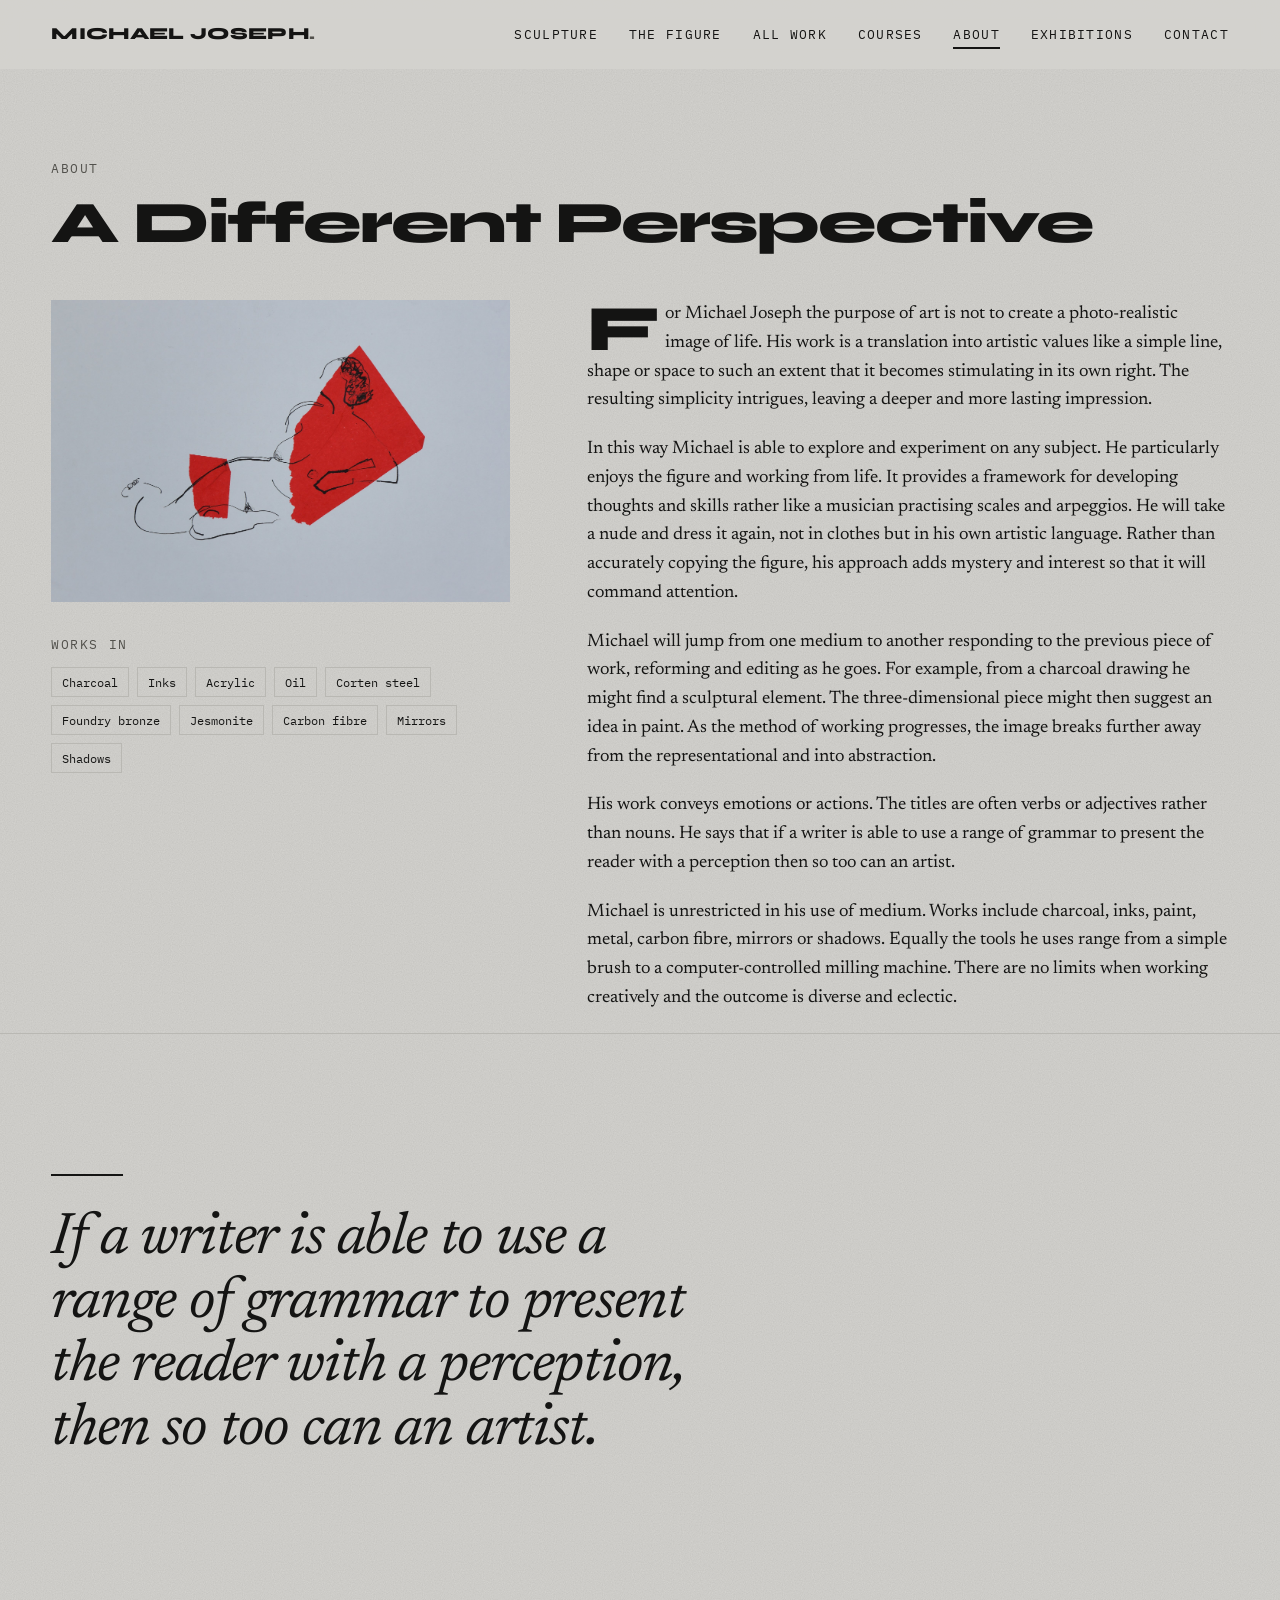
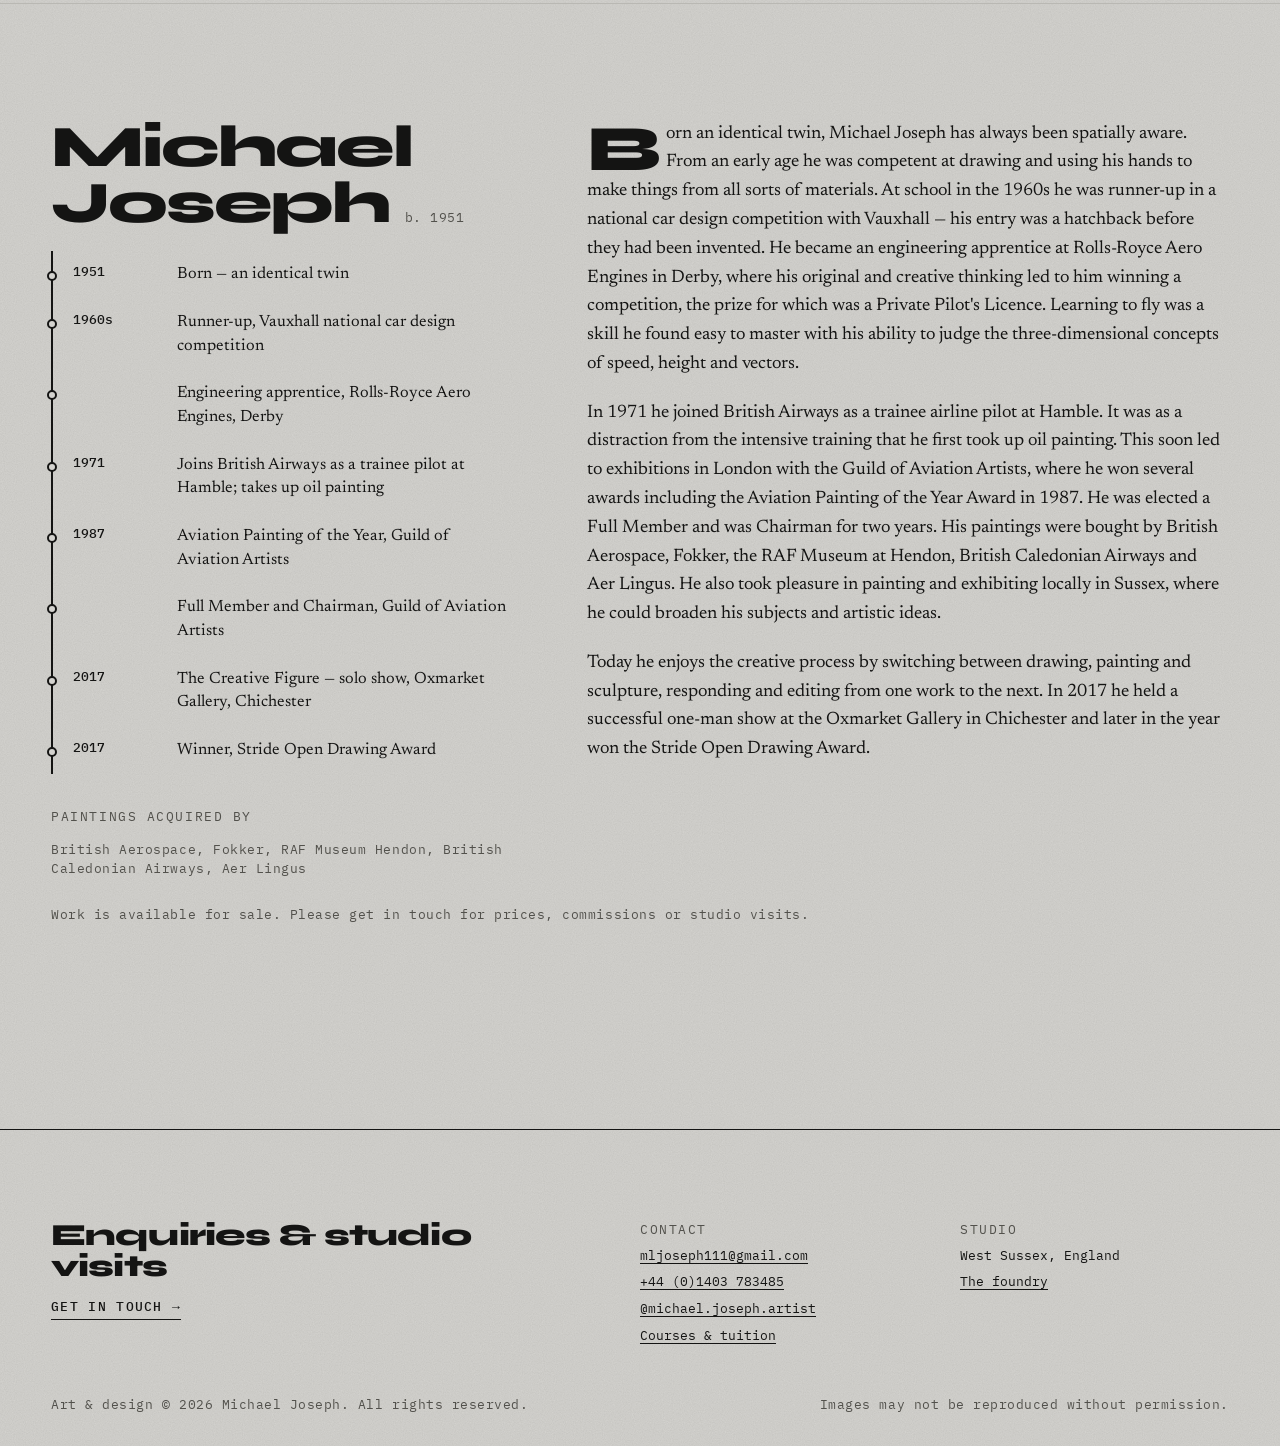
<file: about.html>
<!doctype html>
<html lang="en-GB" data-root="">
<head>
  <meta charset="utf-8">
  <meta name="viewport" content="width=device-width, initial-scale=1, viewport-fit=cover">
  <meta http-equiv="Content-Security-Policy" content="default-src 'self'; script-src 'self' https://www.instagram.com https://web3forms.com https://js.hcaptcha.com https://*.hcaptcha.com; style-src 'self' https://*.hcaptcha.com; img-src 'self' https://static.wixstatic.com https://i.ytimg.com https://*.cdninstagram.com https://*.fbcdn.net https://www.instagram.com data:; font-src 'self'; media-src 'self'; connect-src 'self' https://api.web3forms.com https://*.hcaptcha.com https://www.instagram.com; form-action 'self' mailto: https://api.web3forms.com; frame-src https://www.youtube-nocookie.com https://www.instagram.com https://*.hcaptcha.com; base-uri 'none'; object-src 'none'; manifest-src 'self'; upgrade-insecure-requests">
  <meta name="referrer" content="strict-origin-when-cross-origin">
  <title>About Michael Joseph — Sculptor, Painter &amp; Former BA Pilot, West Sussex</title>
  <meta name="description" content="Michael Joseph (b. 1951): Rolls-Royce engineering apprentice, British Airways pilot, award-winning aviation painter, and now a sculptor casting his own bronze. His approach to art: a different perspective.">
  <link rel="canonical" href="https://www.mjartist.com/about.html">
  <meta property="og:type" content="website">
  <meta property="og:site_name" content="Michael Joseph">
  <meta property="og:locale" content="en_GB">
  <meta property="og:title" content="About Michael Joseph — Sculptor, Painter &amp; Former BA Pilot, West Sussex">
  <meta property="og:description" content="Michael Joseph (b. 1951): Rolls-Royce engineering apprentice, British Airways pilot, award-winning aviation painter, and now a sculptor casting his own bronze. His approach to art: a different perspective.">
  <meta property="og:url" content="https://www.mjartist.com/about.html">
  <meta property="og:image" content="https://www.mjartist.com/images/about-image.jpg">
  <meta name="twitter:card" content="summary_large_image">
  <meta name="theme-color" content="#d4d3cf">
  <link rel="icon" href="favicon.ico?v=6" sizes="48x48">
  <link rel="icon" href="assets/favicon.svg?v=6" type="image/svg+xml">
  <link rel="apple-touch-icon" href="assets/apple-touch-icon.png?v=6">
  <link rel="manifest" href="site.webmanifest">
  <link rel="preload" href="assets/fonts/syne-latin-800-normal.woff2" as="font" type="font/woff2" crossorigin>
  <link rel="stylesheet" href="assets/css/style.css">
  <script src="assets/js/site.js" defer></script>
  <script type="application/ld+json">{"@context": "https://schema.org", "@graph": [{"@type": "Person", "@id": "https://www.mjartist.com/#michael", "name": "Michael Joseph", "url": "https://www.mjartist.com/", "jobTitle": "Sculptor and artist", "birthDate": "1951", "description": "British artist working in drawing, painting and sculpture — Corten and welded steel, and bronze cast in his own foundry.", "homeLocation": {"@type": "Place", "name": "West Sussex, England"}, "knowsAbout": ["Sculpture", "Bronze casting", "Corten steel", "Figurative drawing", "Painting"], "award": ["Aviation Painting of the Year, Guild of Aviation Artists (1987)", "Stride Open Drawing Award (2017)"], "sameAs": ["https://www.instagram.com/michael.joseph.artist/", "https://www.artjunction.uk/learn-to-unlock-creativity-with-michael-joseph/"]}, {"@type": "WebSite", "@id": "https://www.mjartist.com/#site", "url": "https://www.mjartist.com/", "name": "Michael Joseph", "publisher": {"@id": "https://www.mjartist.com/#michael"}}]}</script>
</head>
<body data-page="about">
  <a class="skip" href="#main">Skip to content</a>
  <header class="site-header">
    <div class="wrap">
      <a class="wordmark" href="./">Michael Joseph<span>.</span></a>
      <button class="menu-btn" type="button" aria-expanded="false" aria-controls="nav">Menu</button>
      <nav class="nav" id="nav" aria-label="Main">
        <a href="sculpture.html">Sculpture</a>
        <a href="figure.html">The Figure</a>
        <a href="work.html">All work</a>
        <a href="courses.html">Courses</a>
        <a href="about.html">About</a>
        <a href="exhibitions.html">Exhibitions</a>
        <a href="contact.html">Contact</a>
      </nav>
    </div>
  </header>

  <main id="main">
    <div class="wrap">
      <header class="page-head">
        <p class="eyebrow">About</p>
        <h1 class="page-title" id="statement-title">A Different Perspective</h1>
      </header>
      <div class="two-col">
        <div class="side">
          <figure class="work" id="about-figure"><img src="images/about-image.jpg" alt="Work by Michael Joseph" loading="eager"></figure>
          <div>
            <p class="eyebrow">Works in</p>
            <ul class="materials" id="materials"><li>Charcoal</li><li>Inks</li><li>Acrylic</li><li>Oil</li><li>Corten steel</li><li>Foundry bronze</li><li>Jesmonite</li><li>Carbon fibre</li><li>Mirrors</li><li>Shadows</li></ul>
          </div>
        </div>
        <div class="prose" id="statement">
          <p>For Michael Joseph the purpose of art is not to create a photo-realistic image of life. His work is a translation into artistic values like a simple line, shape or space to such an extent that it becomes stimulating in its own right. The resulting simplicity intrigues, leaving a deeper and more lasting impression.</p>
          <p>In this way Michael is able to explore and experiment on any subject. He particularly enjoys the figure and working from life. It provides a framework for developing thoughts and skills rather like a musician practising scales and arpeggios. He will take a nude and dress it again, not in clothes but in his own artistic language. Rather than accurately copying the figure, his approach adds mystery and interest so that it will command attention.</p>
          <p>Michael will jump from one medium to another responding to the previous piece of work, reforming and editing as he goes. For example, from a charcoal drawing he might find a sculptural element. The three-dimensional piece might then suggest an idea in paint. As the method of working progresses, the image breaks further away from the representational and into abstraction.</p>
          <p>His work conveys emotions or actions. The titles are often verbs or adjectives rather than nouns. He says that if a writer is able to use a range of grammar to present the reader with a perception then so too can an artist.</p>
          <p>Michael is unrestricted in his use of medium. Works include charcoal, inks, paint, metal, carbon fibre, mirrors or shadows. Equally the tools he uses range from a simple brush to a computer-controlled milling machine. There are no limits when working creatively and the outcome is diverse and eclectic.</p>
        </div>
      </div>
    </div>

    <section class="quote">
      <div class="wrap"><blockquote id="pull">If a writer is able to use a range of grammar to present the reader with a perception, then so too can an artist.</blockquote></div>
    </section>

    <section class="section" aria-labelledby="bio-h">
      <div class="wrap">
        <div class="two-col">
          <div class="side">
            <h2 class="page-title" id="bio-h">Michael Joseph <span class="label">b. 1951</span></h2>
            <ol class="timeline" id="timeline"><li><span class="y">1951</span><span class="x">Born — an identical twin</span></li><li><span class="y">1960s</span><span class="x">Runner-up, Vauxhall national car design competition</span></li><li><span class="y"></span><span class="x">Engineering apprentice, Rolls-Royce Aero Engines, Derby</span></li><li><span class="y">1971</span><span class="x">Joins British Airways as a trainee pilot at Hamble; takes up oil painting</span></li><li><span class="y">1987</span><span class="x">Aviation Painting of the Year, Guild of Aviation Artists</span></li><li><span class="y"></span><span class="x">Full Member and Chairman, Guild of Aviation Artists</span></li><li><span class="y">2017</span><span class="x">The Creative Figure — solo show, Oxmarket Gallery, Chichester</span></li><li><span class="y">2017</span><span class="x">Winner, Stride Open Drawing Award</span></li></ol>
            <div>
              <p class="eyebrow">Paintings acquired by</p>
              <p class="label" id="collections">British Aerospace, Fokker, RAF Museum Hendon, British Caledonian Airways, Aer Lingus</p>
            </div>
          </div>
          <div class="prose" id="biography">
          <p>Born an identical twin, Michael Joseph has always been spatially aware. From an early age he was competent at drawing and using his hands to make things from all sorts of materials. At school in the 1960s he was runner-up in a national car design competition with Vauxhall — his entry was a hatchback before they had been invented. He became an engineering apprentice at Rolls-Royce Aero Engines in Derby, where his original and creative thinking led to him winning a competition, the prize for which was a Private Pilot&#x27;s Licence. Learning to fly was a skill he found easy to master with his ability to judge the three-dimensional concepts of speed, height and vectors.</p>
          <p>In 1971 he joined British Airways as a trainee airline pilot at Hamble. It was as a distraction from the intensive training that he first took up oil painting. This soon led to exhibitions in London with the Guild of Aviation Artists, where he won several awards including the Aviation Painting of the Year Award in 1987. He was elected a Full Member and was Chairman for two years. His paintings were bought by British Aerospace, Fokker, the RAF Museum at Hendon, British Caledonian Airways and Aer Lingus. He also took pleasure in painting and exhibiting locally in Sussex, where he could broaden his subjects and artistic ideas.</p>
          <p>Today he enjoys the creative process by switching between drawing, painting and sculpture, responding and editing from one work to the next. In 2017 he held a successful one-man show at the Oxmarket Gallery in Chichester and later in the year won the Stride Open Drawing Award.</p>
          </div>
        </div>
        <p class="label" id="sales-note">Work is available for sale. Please get in touch for prices, commissions or studio visits.</p>
      </div>
    </section>
  </main>

  <footer class="site-footer">
    <div class="wrap">
      <div class="footer-grid">
        <div>
          <h2>Enquiries &amp; studio visits</h2>
          <p><a class="arrow-link" href="contact.html">Get in touch</a></p>
        </div>
        <div class="col">
          <span class="eyebrow">Contact</span>
          <a data-email href="mailto:mljoseph111@gmail.com">mljoseph111@gmail.com</a>
          <a data-phone href="contact.html">+44 (0)1403 783485</a>
          <a data-instagram data-instagram-handle href="https://www.instagram.com/michael.joseph.artist/" target="_blank" rel="noopener noreferrer">@michael.joseph.artist</a>
          <a href="courses.html">Courses &amp; tuition</a>
        </div>
        <div class="col">
          <span class="eyebrow">Studio</span>
          <span data-location>West Sussex, England</span>
          <a href="sculpture.html#foundry">The foundry</a>
        </div>
      </div>
      <div class="footer-base label">
        <span>Art &amp; design &copy; <span data-year>2026</span> Michael Joseph. All rights reserved.</span>
        <span>Images may not be reproduced without permission.</span>
      </div>
    </div>
  </footer>
</body>
</html>
</file>
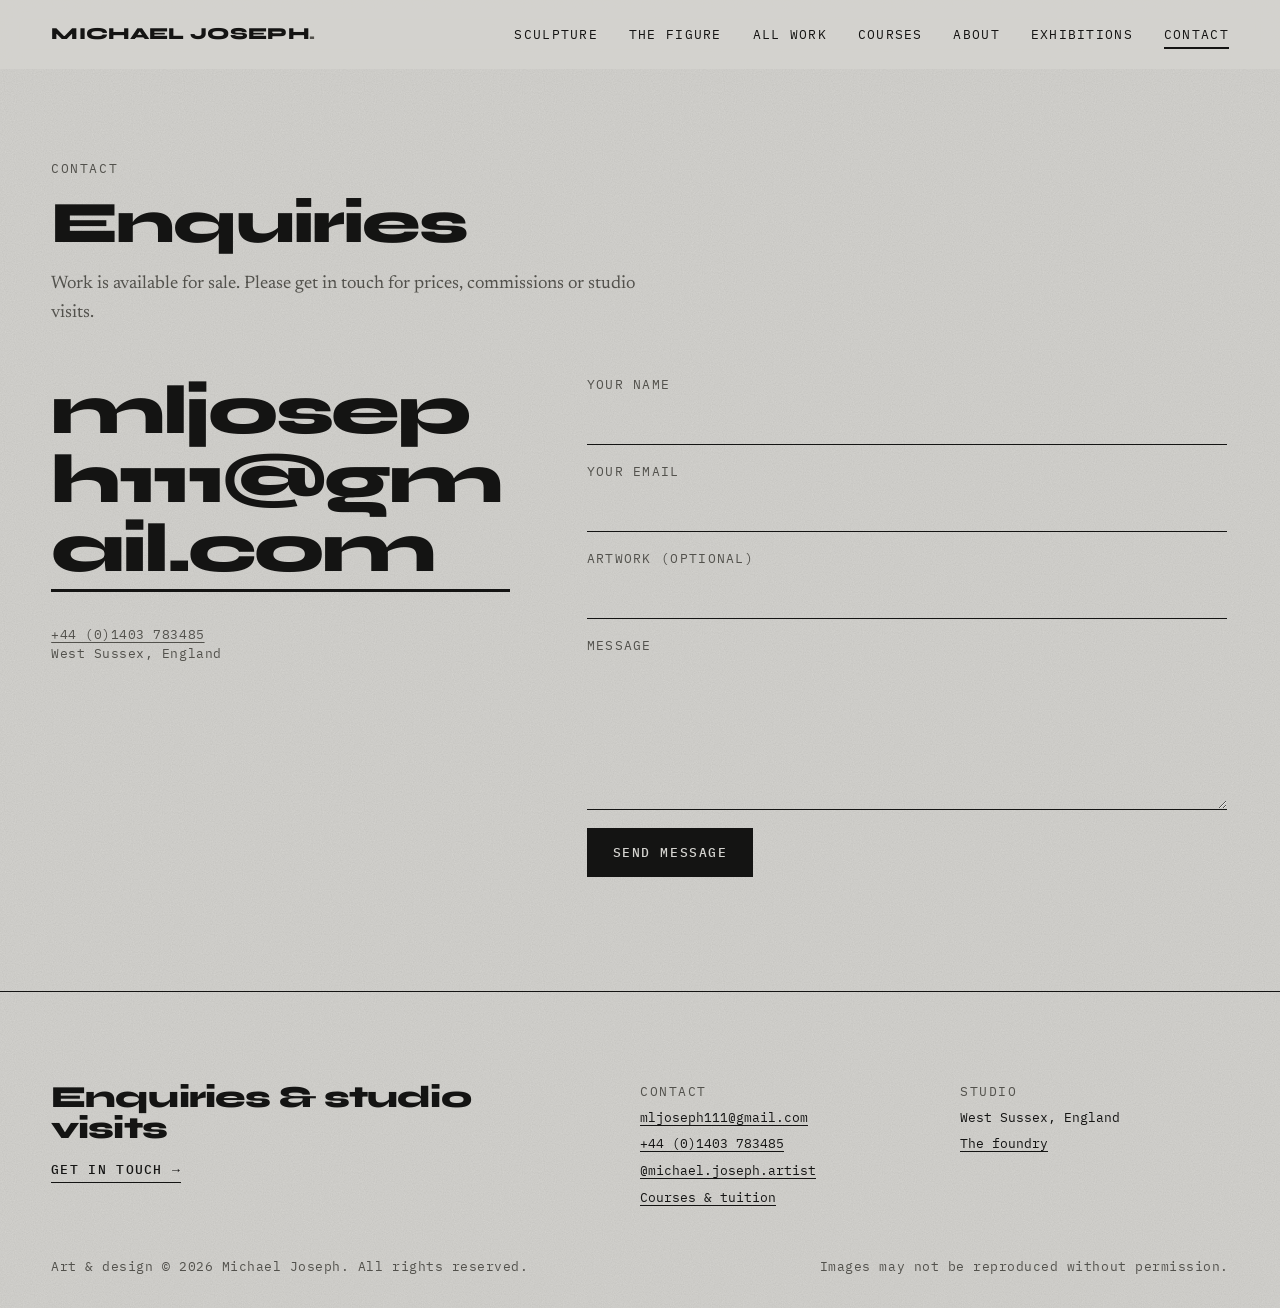
<file: contact.html>
<!doctype html>
<html lang="en-GB" data-root="">
<head>
  <meta charset="utf-8">
  <meta name="viewport" content="width=device-width, initial-scale=1, viewport-fit=cover">
  <meta http-equiv="Content-Security-Policy" content="default-src 'self'; script-src 'self' https://www.instagram.com https://web3forms.com https://js.hcaptcha.com https://*.hcaptcha.com; style-src 'self' https://*.hcaptcha.com; img-src 'self' https://static.wixstatic.com https://i.ytimg.com https://*.cdninstagram.com https://*.fbcdn.net https://www.instagram.com data:; font-src 'self'; media-src 'self'; connect-src 'self' https://api.web3forms.com https://*.hcaptcha.com https://www.instagram.com; form-action 'self' mailto: https://api.web3forms.com; frame-src https://www.youtube-nocookie.com https://www.instagram.com https://*.hcaptcha.com; base-uri 'none'; object-src 'none'; manifest-src 'self'; upgrade-insecure-requests">
  <meta name="referrer" content="strict-origin-when-cross-origin">
  <title>Contact &amp; Enquiries — Buy Work or Commission | Michael Joseph</title>
  <meta name="description" content="Enquire about buying work, commissioning a sculpture, or visiting Michael Joseph&#x27;s studio in West Sussex.">
  <link rel="canonical" href="https://www.mjartist.com/contact.html">
  <meta property="og:type" content="website">
  <meta property="og:site_name" content="Michael Joseph">
  <meta property="og:locale" content="en_GB">
  <meta property="og:title" content="Contact &amp; Enquiries — Buy Work or Commission | Michael Joseph">
  <meta property="og:description" content="Enquire about buying work, commissioning a sculpture, or visiting Michael Joseph&#x27;s studio in West Sussex.">
  <meta property="og:url" content="https://www.mjartist.com/contact.html">
  <meta property="og:image" content="https://www.mjartist.com/images/stroke-of-red.jpg">
  <meta name="twitter:card" content="summary_large_image">
  <meta name="theme-color" content="#d4d3cf">
  <link rel="icon" href="favicon.ico?v=6" sizes="48x48">
  <link rel="icon" href="assets/favicon.svg?v=6" type="image/svg+xml">
  <link rel="apple-touch-icon" href="assets/apple-touch-icon.png?v=6">
  <link rel="manifest" href="site.webmanifest">
  <link rel="preload" href="assets/fonts/syne-latin-800-normal.woff2" as="font" type="font/woff2" crossorigin>
  <link rel="stylesheet" href="assets/css/style.css">
  <script src="assets/js/site.js" defer></script>
  <script type="application/ld+json">{"@context": "https://schema.org", "@graph": [{"@type": "Person", "@id": "https://www.mjartist.com/#michael", "name": "Michael Joseph", "url": "https://www.mjartist.com/", "jobTitle": "Sculptor and artist", "birthDate": "1951", "description": "British artist working in drawing, painting and sculpture — Corten and welded steel, and bronze cast in his own foundry.", "homeLocation": {"@type": "Place", "name": "West Sussex, England"}, "knowsAbout": ["Sculpture", "Bronze casting", "Corten steel", "Figurative drawing", "Painting"], "award": ["Aviation Painting of the Year, Guild of Aviation Artists (1987)", "Stride Open Drawing Award (2017)"], "sameAs": ["https://www.instagram.com/michael.joseph.artist/", "https://www.artjunction.uk/learn-to-unlock-creativity-with-michael-joseph/"]}, {"@type": "WebSite", "@id": "https://www.mjartist.com/#site", "url": "https://www.mjartist.com/", "name": "Michael Joseph", "publisher": {"@id": "https://www.mjartist.com/#michael"}}]}</script>
</head>
<body data-page="contact">
  <a class="skip" href="#main">Skip to content</a>
  <header class="site-header">
    <div class="wrap">
      <a class="wordmark" href="./">Michael Joseph<span>.</span></a>
      <button class="menu-btn" type="button" aria-expanded="false" aria-controls="nav">Menu</button>
      <nav class="nav" id="nav" aria-label="Main">
        <a href="sculpture.html">Sculpture</a>
        <a href="figure.html">The Figure</a>
        <a href="work.html">All work</a>
        <a href="courses.html">Courses</a>
        <a href="about.html">About</a>
        <a href="exhibitions.html">Exhibitions</a>
        <a href="contact.html">Contact</a>
      </nav>
    </div>
  </header>

  <main id="main">
    <div class="wrap">
      <header class="page-head">
        <p class="eyebrow">Contact</p>
        <h1 class="page-title">Enquiries</h1>
        <p id="sales-note">Work is available for sale. Please get in touch for prices, commissions or studio visits.</p>
      </header>
      <div class="two-col">
        <div class="side">
          <a class="contact-big" data-email href="mailto:mljoseph111@gmail.com">mljoseph111@gmail.com</a>
          <p class="label"><a data-phone href="#">+44 (0)1403 783485</a><br><span data-location>West Sussex, England</span></p>
        </div>
        <form class="form" id="enquiry" novalidate>
          <div class="field"><label for="f-name">Your name</label><input id="f-name" name="name" autocomplete="name" required maxlength="100"></div>
          <div class="field"><label for="f-email">Your email</label><input id="f-email" name="email" type="email" autocomplete="email" required maxlength="160"></div>
          <div class="field"><label for="f-work">Artwork (optional)</label><input id="f-work" name="work" maxlength="120"></div>
          <div class="field"><label for="f-msg">Message</label><textarea id="f-msg" name="message" required maxlength="4000"></textarea></div>
          <div class="hp" aria-hidden="true"><label for="f-bc">Leave this empty</label><input id="f-bc" type="checkbox" name="botcheck" tabindex="-1" autocomplete="off"><label for="f-web">Website</label><input id="f-web" name="website" tabindex="-1" autocomplete="off"></div>
          
          <button class="btn" type="submit">Send message</button>
          <p class="form-status" id="form-status" role="status" aria-live="polite"></p>
        </form>
      </div>
    </div>
  </main>

  <footer class="site-footer">
    <div class="wrap">
      <div class="footer-grid">
        <div>
          <h2>Enquiries &amp; studio visits</h2>
          <p><a class="arrow-link" href="contact.html">Get in touch</a></p>
        </div>
        <div class="col">
          <span class="eyebrow">Contact</span>
          <a data-email href="mailto:mljoseph111@gmail.com">mljoseph111@gmail.com</a>
          <a data-phone href="contact.html">+44 (0)1403 783485</a>
          <a data-instagram data-instagram-handle href="https://www.instagram.com/michael.joseph.artist/" target="_blank" rel="noopener noreferrer">@michael.joseph.artist</a>
          <a href="courses.html">Courses &amp; tuition</a>
        </div>
        <div class="col">
          <span class="eyebrow">Studio</span>
          <span data-location>West Sussex, England</span>
          <a href="sculpture.html#foundry">The foundry</a>
        </div>
      </div>
      <div class="footer-base label">
        <span>Art &amp; design &copy; <span data-year>2026</span> Michael Joseph. All rights reserved.</span>
        <span>Images may not be reproduced without permission.</span>
      </div>
    </div>
  </footer>
</body>
</html>
</file>
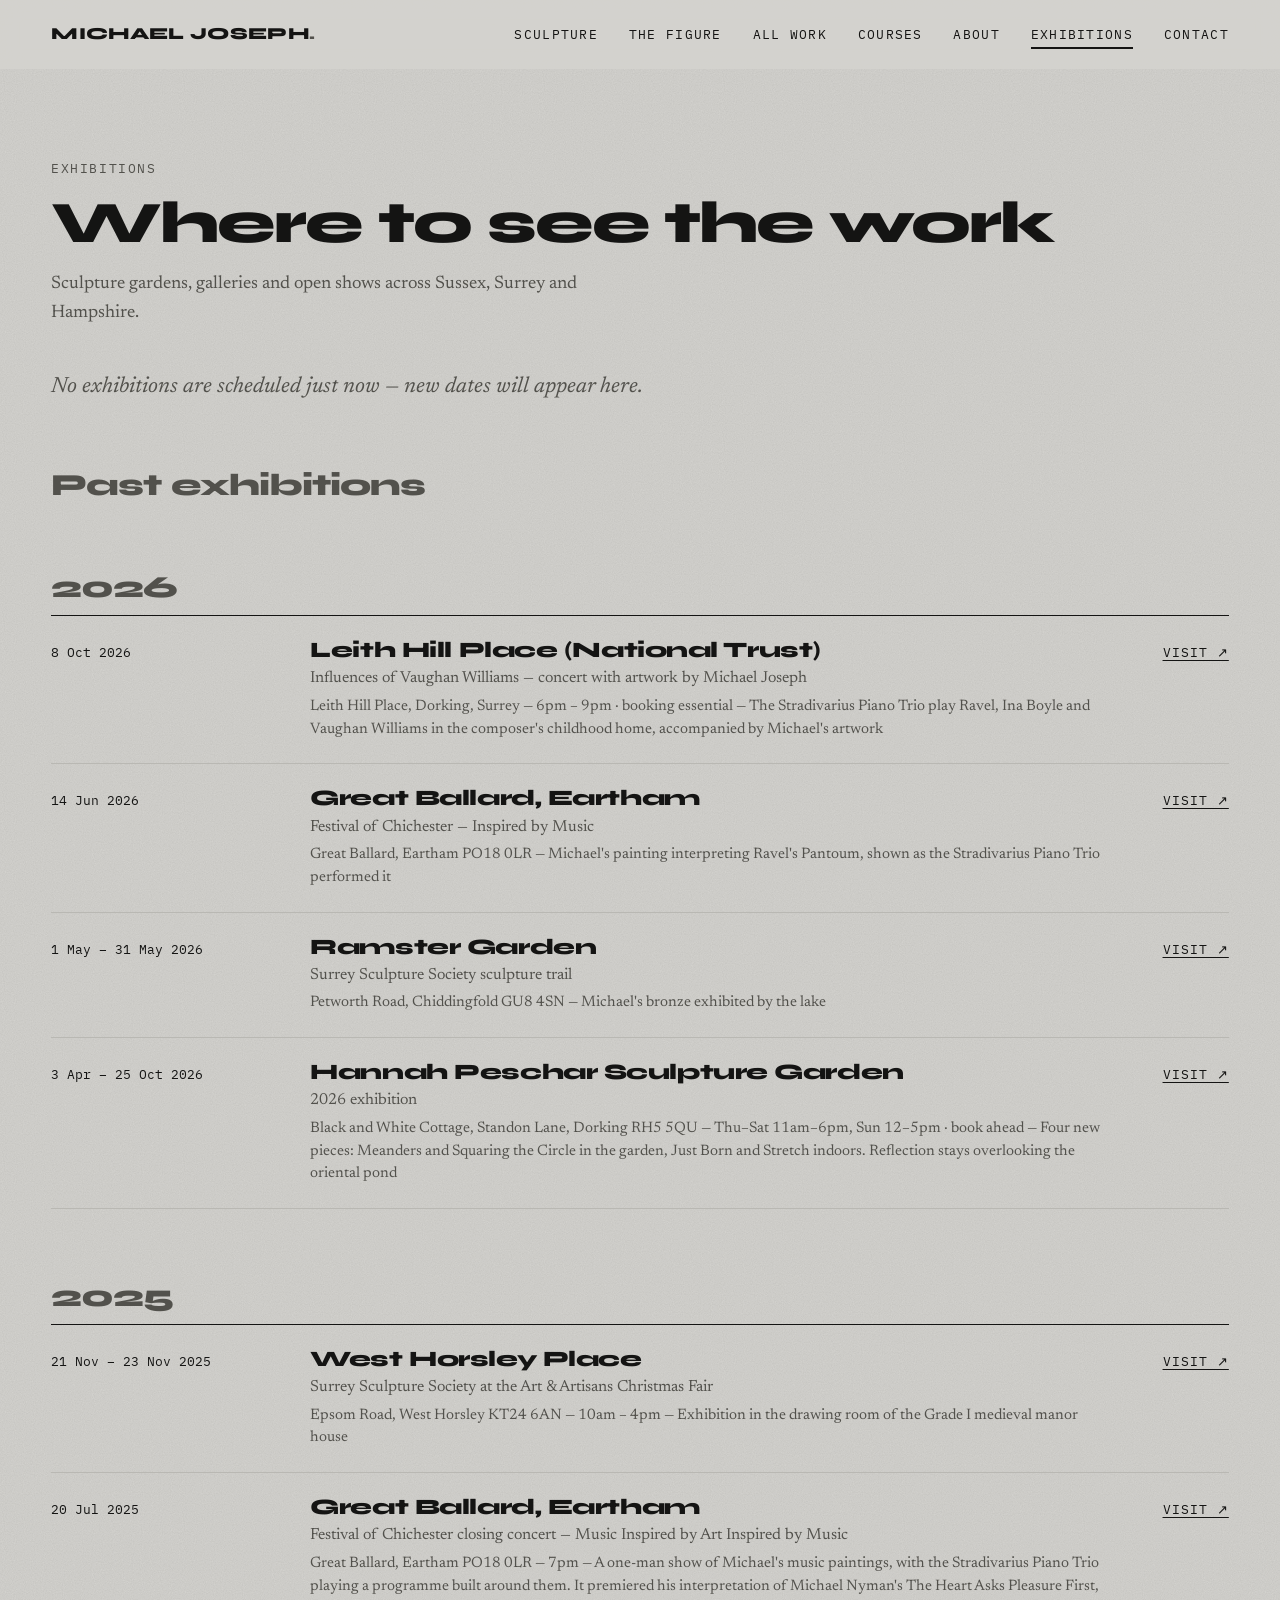
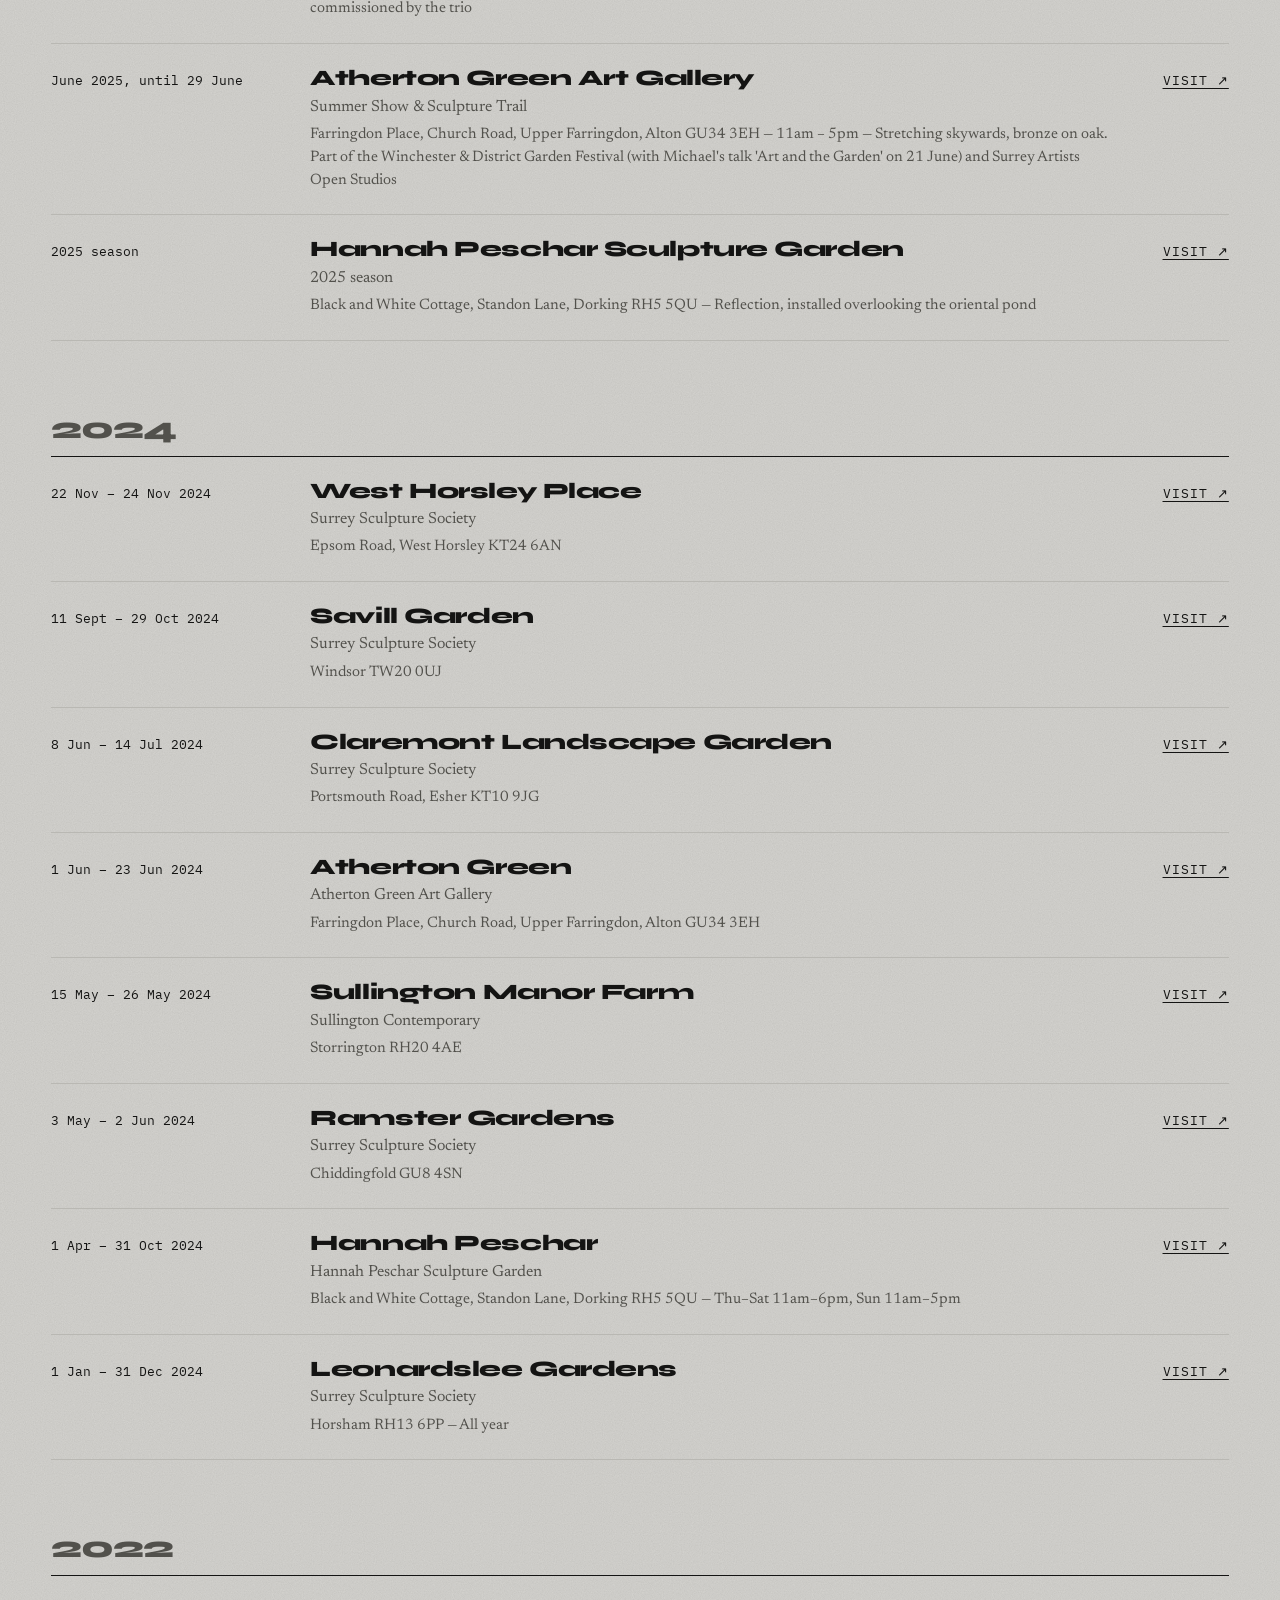
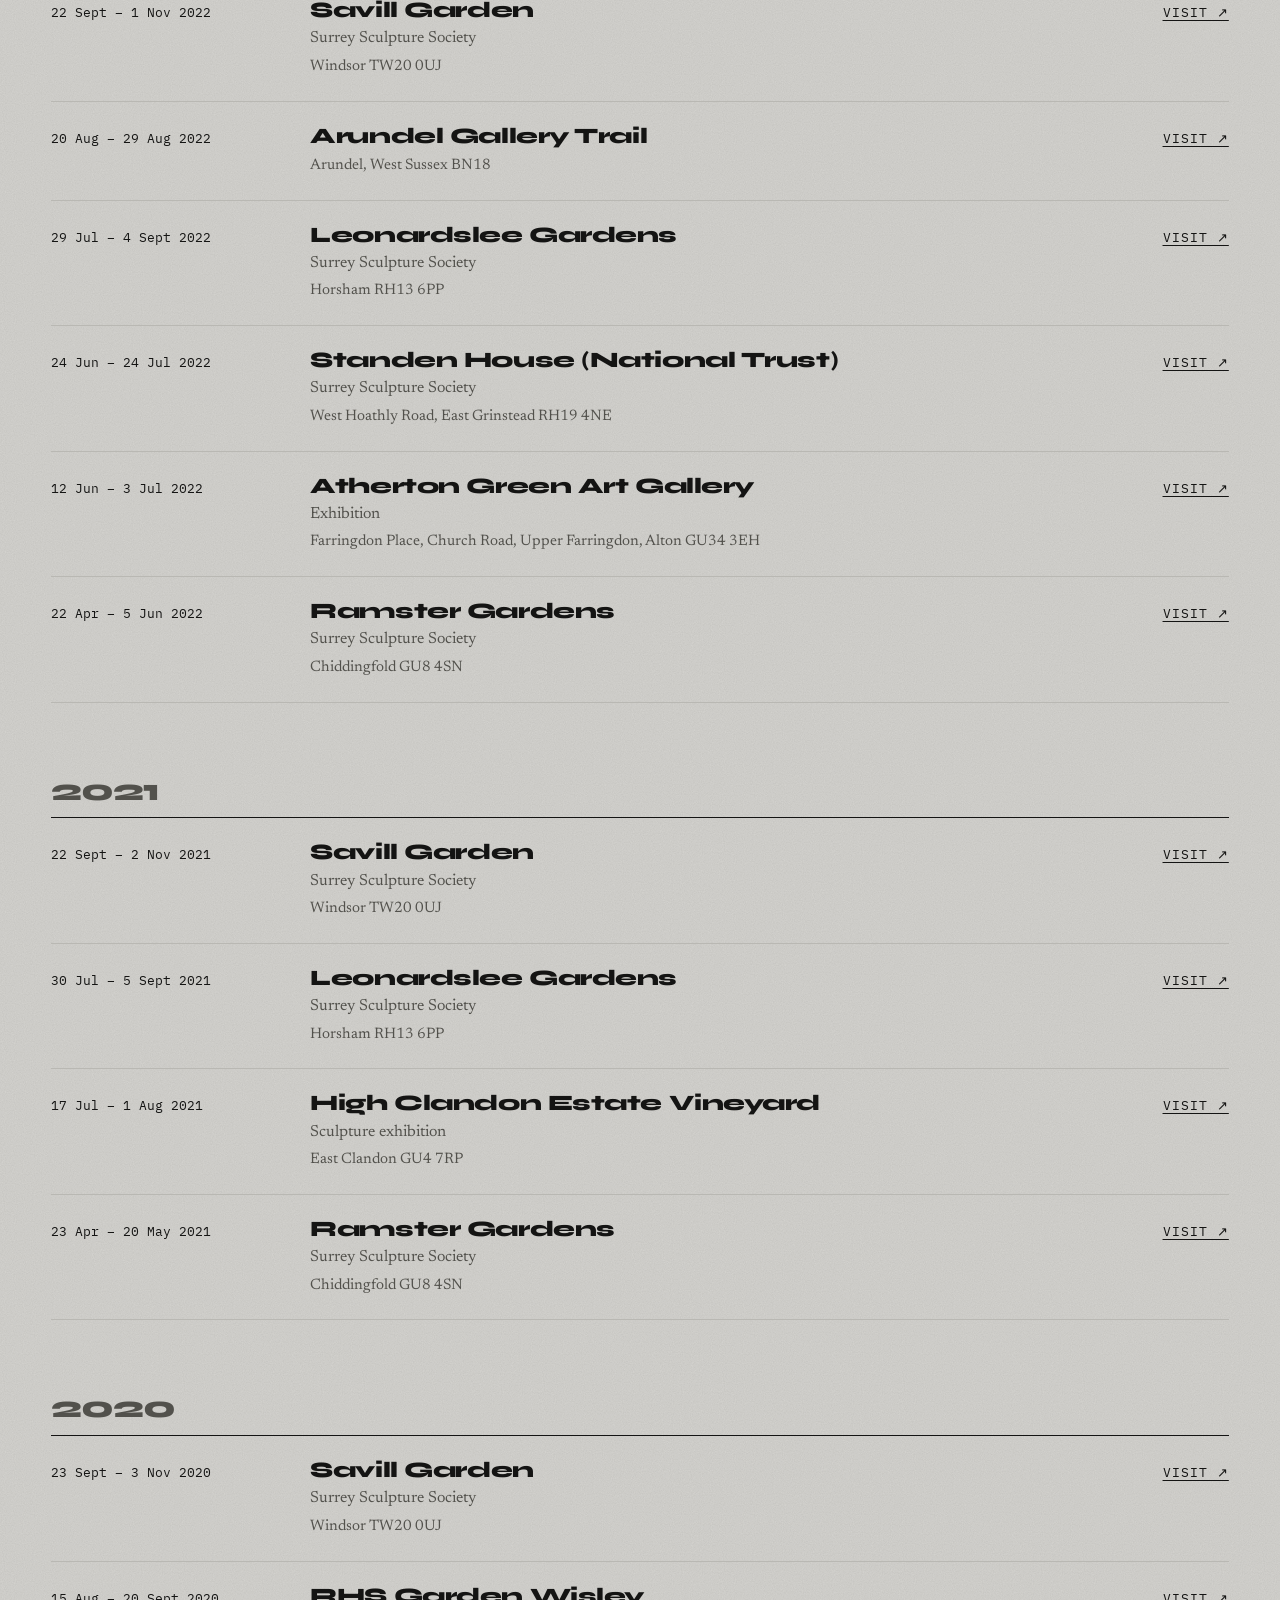
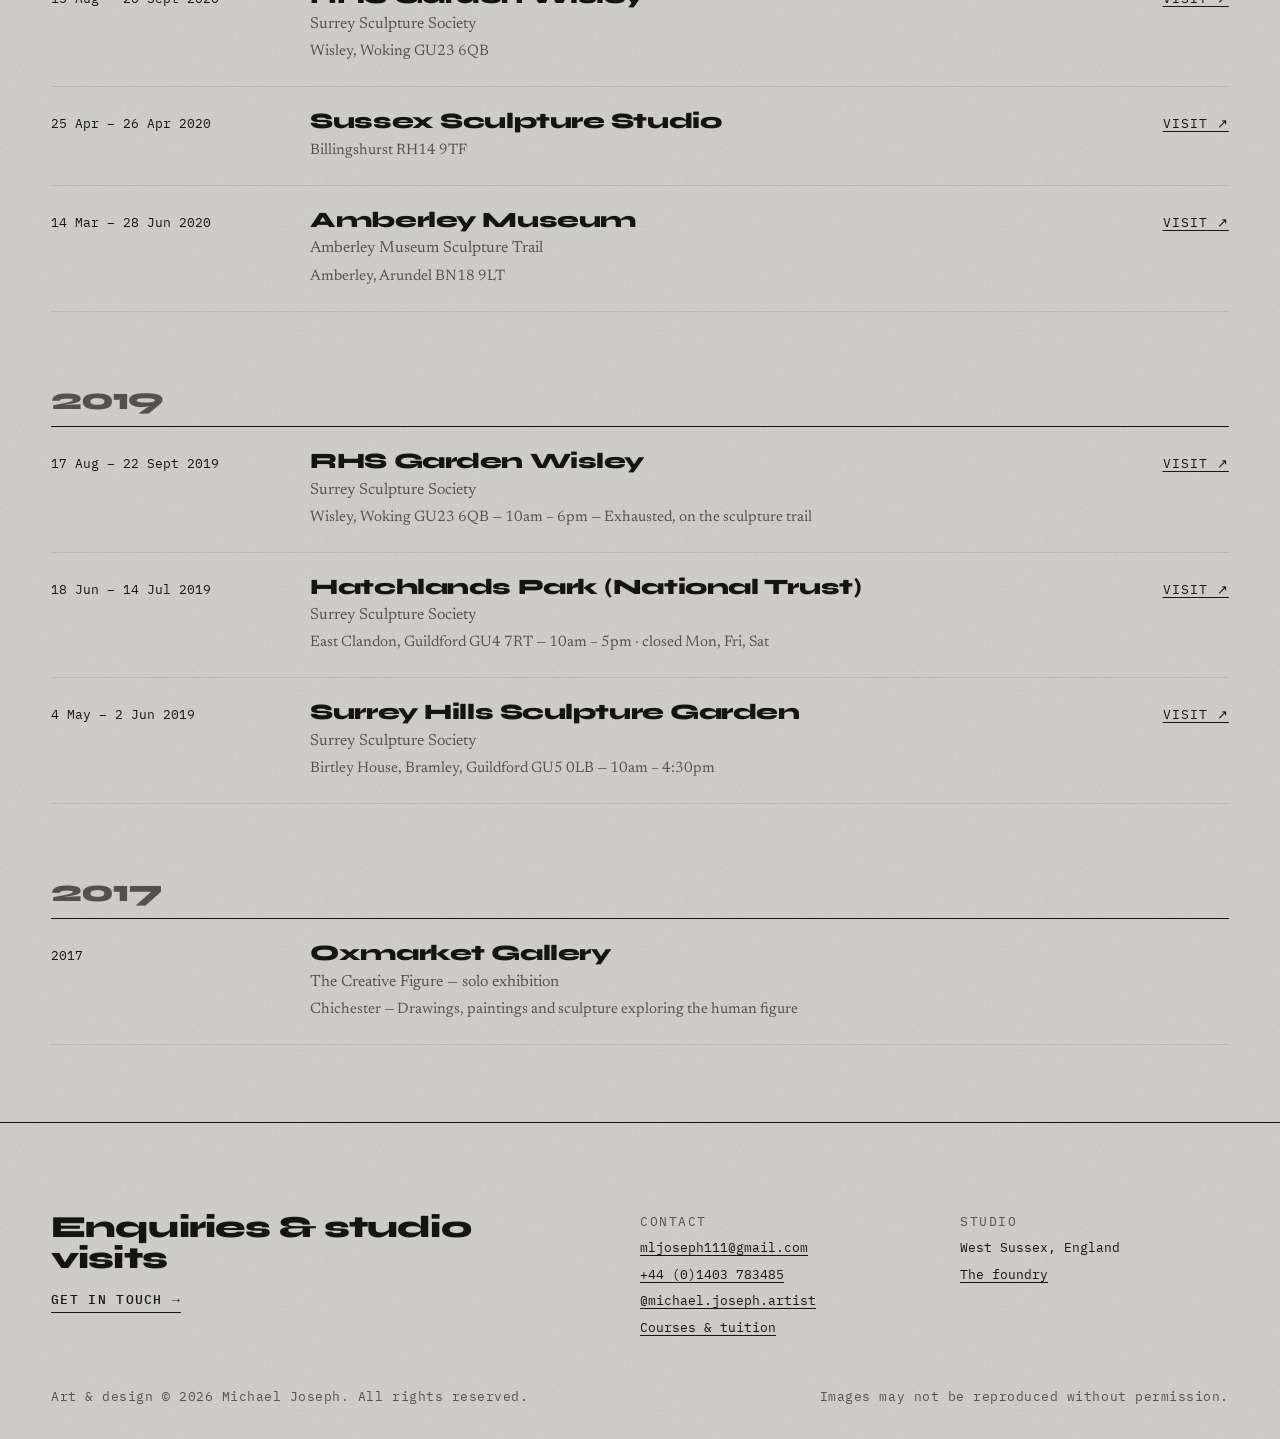
<file: exhibitions.html>
<!doctype html>
<html lang="en-GB" data-root="">
<head>
  <meta charset="utf-8">
  <meta name="viewport" content="width=device-width, initial-scale=1, viewport-fit=cover">
  <meta http-equiv="Content-Security-Policy" content="default-src 'self'; script-src 'self' https://www.instagram.com https://web3forms.com https://js.hcaptcha.com https://*.hcaptcha.com; style-src 'self' https://*.hcaptcha.com; img-src 'self' https://static.wixstatic.com https://i.ytimg.com https://*.cdninstagram.com https://*.fbcdn.net https://www.instagram.com data:; font-src 'self'; media-src 'self'; connect-src 'self' https://api.web3forms.com https://*.hcaptcha.com https://www.instagram.com; form-action 'self' mailto: https://api.web3forms.com; frame-src https://www.youtube-nocookie.com https://www.instagram.com https://*.hcaptcha.com; base-uri 'none'; object-src 'none'; manifest-src 'self'; upgrade-insecure-requests">
  <meta name="referrer" content="strict-origin-when-cross-origin">
  <title>Exhibitions — Sculpture Gardens &amp; Galleries in Surrey &amp; Sussex | Michael Joseph</title>
  <meta name="description" content="Where to see Michael Joseph&#x27;s sculpture and paintings: current, upcoming and past exhibitions at sculpture gardens and galleries in Surrey, Sussex and Hampshire.">
  <link rel="canonical" href="https://www.mjartist.com/exhibitions.html">
  <meta property="og:type" content="website">
  <meta property="og:site_name" content="Michael Joseph">
  <meta property="og:locale" content="en_GB">
  <meta property="og:title" content="Exhibitions — Sculpture Gardens &amp; Galleries in Surrey &amp; Sussex | Michael Joseph">
  <meta property="og:description" content="Where to see Michael Joseph&#x27;s sculpture and paintings: current, upcoming and past exhibitions at sculpture gardens and galleries in Surrey, Sussex and Hampshire.">
  <meta property="og:url" content="https://www.mjartist.com/exhibitions.html">
  <meta property="og:image" content="https://www.mjartist.com/images/stroke-of-red.jpg">
  <meta name="twitter:card" content="summary_large_image">
  <meta name="theme-color" content="#d4d3cf">
  <link rel="icon" href="favicon.ico?v=6" sizes="48x48">
  <link rel="icon" href="assets/favicon.svg?v=6" type="image/svg+xml">
  <link rel="apple-touch-icon" href="assets/apple-touch-icon.png?v=6">
  <link rel="manifest" href="site.webmanifest">
  <link rel="preload" href="assets/fonts/syne-latin-800-normal.woff2" as="font" type="font/woff2" crossorigin>
  <link rel="stylesheet" href="assets/css/style.css">
  <script src="assets/js/site.js" defer></script>
  <script type="application/ld+json">{"@context": "https://schema.org", "@graph": [{"@type": "Person", "@id": "https://www.mjartist.com/#michael", "name": "Michael Joseph", "url": "https://www.mjartist.com/", "jobTitle": "Sculptor and artist", "birthDate": "1951", "description": "British artist working in drawing, painting and sculpture — Corten and welded steel, and bronze cast in his own foundry.", "homeLocation": {"@type": "Place", "name": "West Sussex, England"}, "knowsAbout": ["Sculpture", "Bronze casting", "Corten steel", "Figurative drawing", "Painting"], "award": ["Aviation Painting of the Year, Guild of Aviation Artists (1987)", "Stride Open Drawing Award (2017)"], "sameAs": ["https://www.instagram.com/michael.joseph.artist/", "https://www.artjunction.uk/learn-to-unlock-creativity-with-michael-joseph/"]}, {"@type": "WebSite", "@id": "https://www.mjartist.com/#site", "url": "https://www.mjartist.com/", "name": "Michael Joseph", "publisher": {"@id": "https://www.mjartist.com/#michael"}}, {"@type": "ExhibitionEvent", "name": "Influences of Vaughan Williams — concert with artwork by Michael Joseph", "startDate": "2026-10-08", "endDate": "2026-10-08", "eventStatus": "https://schema.org/EventScheduled", "eventAttendanceMode": "https://schema.org/OfflineEventAttendanceMode", "location": {"@type": "Place", "name": "Leith Hill Place (National Trust)", "address": "Leith Hill Place, Dorking, Surrey"}, "performer": {"@id": "https://www.mjartist.com/#michael"}, "url": "https://www.nationaltrust.org.uk/visit/surrey/leith-hill/events/1d7cf0ba-8561-48ef-a931-1091bf838b6c"}, {"@type": "ExhibitionEvent", "name": "Festival of Chichester — Inspired by Music", "startDate": "2026-06-14", "endDate": "2026-06-14", "eventStatus": "https://schema.org/EventScheduled", "eventAttendanceMode": "https://schema.org/OfflineEventAttendanceMode", "location": {"@type": "Place", "name": "Great Ballard, Eartham", "address": "Great Ballard, Eartham PO18 0LR"}, "performer": {"@id": "https://www.mjartist.com/#michael"}, "url": "https://www.sussexexpress.co.uk/business/consumer/the-stradivarius-piano-trio-grace-festival-of-chichester-8556272"}, {"@type": "ExhibitionEvent", "name": "Surrey Sculpture Society sculpture trail", "startDate": "2026-05-01", "endDate": "2026-05-31", "eventStatus": "https://schema.org/EventScheduled", "eventAttendanceMode": "https://schema.org/OfflineEventAttendanceMode", "location": {"@type": "Place", "name": "Ramster Garden", "address": "Petworth Road, Chiddingfold GU8 4SN"}, "performer": {"@id": "https://www.mjartist.com/#michael"}, "url": "https://www.surreysculpture.org.uk/calendar/ramster-gardens-2026"}, {"@type": "ExhibitionEvent", "name": "2026 exhibition", "startDate": "2026-04-03", "endDate": "2026-10-25", "eventStatus": "https://schema.org/EventScheduled", "eventAttendanceMode": "https://schema.org/OfflineEventAttendanceMode", "location": {"@type": "Place", "name": "Hannah Peschar Sculpture Garden", "address": "Black and White Cottage, Standon Lane, Dorking RH5 5QU"}, "performer": {"@id": "https://www.mjartist.com/#michael"}, "url": "https://www.hannahpescharsculpture.com/"}, {"@type": "ExhibitionEvent", "name": "Surrey Sculpture Society at the Art & Artisans Christmas Fair", "startDate": "2025-11-21", "endDate": "2025-11-23", "eventStatus": "https://schema.org/EventScheduled", "eventAttendanceMode": "https://schema.org/OfflineEventAttendanceMode", "location": {"@type": "Place", "name": "West Horsley Place", "address": "Epsom Road, West Horsley KT24 6AN"}, "performer": {"@id": "https://www.mjartist.com/#michael"}, "url": "https://www.surreysculpture.org.uk/"}, {"@type": "ExhibitionEvent", "name": "Festival of Chichester closing concert — Music Inspired by Art Inspired by Music", "startDate": "2025-07-20", "endDate": "2025-07-20", "eventStatus": "https://schema.org/EventScheduled", "eventAttendanceMode": "https://schema.org/OfflineEventAttendanceMode", "location": {"@type": "Place", "name": "Great Ballard, Eartham", "address": "Great Ballard, Eartham PO18 0LR"}, "performer": {"@id": "https://www.mjartist.com/#michael"}, "url": "https://www.sussexexpress.co.uk/news/stradivarius-piano-trio-returns-to-the-festival-of-chichester-5211809"}, {"@type": "ExhibitionEvent", "name": "Surrey Sculpture Society", "startDate": "2024-11-22", "endDate": "2024-11-24", "eventStatus": "https://schema.org/EventScheduled", "eventAttendanceMode": "https://schema.org/OfflineEventAttendanceMode", "location": {"@type": "Place", "name": "West Horsley Place", "address": "Epsom Road, West Horsley KT24 6AN"}, "performer": {"@id": "https://www.mjartist.com/#michael"}, "url": "https://www.surreysculpture.org.uk/"}, {"@type": "ExhibitionEvent", "name": "Surrey Sculpture Society", "startDate": "2024-09-11", "endDate": "2024-10-29", "eventStatus": "https://schema.org/EventScheduled", "eventAttendanceMode": "https://schema.org/OfflineEventAttendanceMode", "location": {"@type": "Place", "name": "Savill Garden", "address": "Windsor TW20 0UJ"}, "performer": {"@id": "https://www.mjartist.com/#michael"}, "url": "https://www.surreysculpture.org.uk/"}, {"@type": "ExhibitionEvent", "name": "Surrey Sculpture Society", "startDate": "2024-06-08", "endDate": "2024-07-14", "eventStatus": "https://schema.org/EventScheduled", "eventAttendanceMode": "https://schema.org/OfflineEventAttendanceMode", "location": {"@type": "Place", "name": "Claremont Landscape Garden", "address": "Portsmouth Road, Esher KT10 9JG"}, "performer": {"@id": "https://www.mjartist.com/#michael"}, "url": "https://www.surreysculpture.org.uk/"}, {"@type": "ExhibitionEvent", "name": "Atherton Green Art Gallery", "startDate": "2024-06-01", "endDate": "2024-06-23", "eventStatus": "https://schema.org/EventScheduled", "eventAttendanceMode": "https://schema.org/OfflineEventAttendanceMode", "location": {"@type": "Place", "name": "Atherton Green", "address": "Farringdon Place, Church Road, Upper Farringdon, Alton GU34 3EH"}, "performer": {"@id": "https://www.mjartist.com/#michael"}, "url": "https://athertongreen.art/"}, {"@type": "ExhibitionEvent", "name": "Sullington Contemporary", "startDate": "2024-05-15", "endDate": "2024-05-26", "eventStatus": "https://schema.org/EventScheduled", "eventAttendanceMode": "https://schema.org/OfflineEventAttendanceMode", "location": {"@type": "Place", "name": "Sullington Manor Farm", "address": "Storrington RH20 4AE"}, "performer": {"@id": "https://www.mjartist.com/#michael"}, "url": "https://www.instagram.com/contemporary_art_sullington/"}, {"@type": "ExhibitionEvent", "name": "Surrey Sculpture Society", "startDate": "2024-05-03", "endDate": "2024-06-02", "eventStatus": "https://schema.org/EventScheduled", "eventAttendanceMode": "https://schema.org/OfflineEventAttendanceMode", "location": {"@type": "Place", "name": "Ramster Gardens", "address": "Chiddingfold GU8 4SN"}, "performer": {"@id": "https://www.mjartist.com/#michael"}, "url": "https://www.surreysculpture.org.uk/"}, {"@type": "ExhibitionEvent", "name": "Hannah Peschar Sculpture Garden", "startDate": "2024-04-01", "endDate": "2024-10-31", "eventStatus": "https://schema.org/EventScheduled", "eventAttendanceMode": "https://schema.org/OfflineEventAttendanceMode", "location": {"@type": "Place", "name": "Hannah Peschar", "address": "Black and White Cottage, Standon Lane, Dorking RH5 5QU"}, "performer": {"@id": "https://www.mjartist.com/#michael"}, "url": "https://www.hannahpescharsculpture.com/"}, {"@type": "ExhibitionEvent", "name": "Surrey Sculpture Society", "startDate": "2024-01-01", "endDate": "2024-12-31", "eventStatus": "https://schema.org/EventScheduled", "eventAttendanceMode": "https://schema.org/OfflineEventAttendanceMode", "location": {"@type": "Place", "name": "Leonardslee Gardens", "address": "Horsham RH13 6PP"}, "performer": {"@id": "https://www.mjartist.com/#michael"}, "url": "https://www.surreysculpture.org.uk/"}, {"@type": "ExhibitionEvent", "name": "Surrey Sculpture Society", "startDate": "2022-09-22", "endDate": "2022-11-01", "eventStatus": "https://schema.org/EventScheduled", "eventAttendanceMode": "https://schema.org/OfflineEventAttendanceMode", "location": {"@type": "Place", "name": "Savill Garden", "address": "Windsor TW20 0UJ"}, "performer": {"@id": "https://www.mjartist.com/#michael"}, "url": "https://www.surreysculpture.org.uk/"}, {"@type": "ExhibitionEvent", "name": "Arundel Gallery Trail", "startDate": "2022-08-20", "endDate": "2022-08-29", "eventStatus": "https://schema.org/EventScheduled", "eventAttendanceMode": "https://schema.org/OfflineEventAttendanceMode", "location": {"@type": "Place", "name": "Arundel Gallery Trail", "address": "Arundel, West Sussex BN18"}, "performer": {"@id": "https://www.mjartist.com/#michael"}, "url": "https://www.arundelgallerytrail.co.uk/"}, {"@type": "ExhibitionEvent", "name": "Surrey Sculpture Society", "startDate": "2022-07-29", "endDate": "2022-09-04", "eventStatus": "https://schema.org/EventScheduled", "eventAttendanceMode": "https://schema.org/OfflineEventAttendanceMode", "location": {"@type": "Place", "name": "Leonardslee Gardens", "address": "Horsham RH13 6PP"}, "performer": {"@id": "https://www.mjartist.com/#michael"}, "url": "https://www.surreysculpture.org.uk/"}, {"@type": "ExhibitionEvent", "name": "Surrey Sculpture Society", "startDate": "2022-06-24", "endDate": "2022-07-24", "eventStatus": "https://schema.org/EventScheduled", "eventAttendanceMode": "https://schema.org/OfflineEventAttendanceMode", "location": {"@type": "Place", "name": "Standen House (National Trust)", "address": "West Hoathly Road, East Grinstead RH19 4NE"}, "performer": {"@id": "https://www.mjartist.com/#michael"}, "url": "https://www.surreysculpture.org.uk/"}, {"@type": "ExhibitionEvent", "name": "Exhibition", "startDate": "2022-06-12", "endDate": "2022-07-03", "eventStatus": "https://schema.org/EventScheduled", "eventAttendanceMode": "https://schema.org/OfflineEventAttendanceMode", "location": {"@type": "Place", "name": "Atherton Green Art Gallery", "address": "Farringdon Place, Church Road, Upper Farringdon, Alton GU34 3EH"}, "performer": {"@id": "https://www.mjartist.com/#michael"}, "url": "https://www.athertongreen.art"}, {"@type": "ExhibitionEvent", "name": "Surrey Sculpture Society", "startDate": "2022-04-22", "endDate": "2022-06-05", "eventStatus": "https://schema.org/EventScheduled", "eventAttendanceMode": "https://schema.org/OfflineEventAttendanceMode", "location": {"@type": "Place", "name": "Ramster Gardens", "address": "Chiddingfold GU8 4SN"}, "performer": {"@id": "https://www.mjartist.com/#michael"}, "url": "https://www.surreysculpture.org.uk/"}, {"@type": "ExhibitionEvent", "name": "Surrey Sculpture Society", "startDate": "2021-09-22", "endDate": "2021-11-02", "eventStatus": "https://schema.org/EventScheduled", "eventAttendanceMode": "https://schema.org/OfflineEventAttendanceMode", "location": {"@type": "Place", "name": "Savill Garden", "address": "Windsor TW20 0UJ"}, "performer": {"@id": "https://www.mjartist.com/#michael"}, "url": "https://www.surreysculpture.org.uk/"}, {"@type": "ExhibitionEvent", "name": "Surrey Sculpture Society", "startDate": "2021-07-30", "endDate": "2021-09-05", "eventStatus": "https://schema.org/EventScheduled", "eventAttendanceMode": "https://schema.org/OfflineEventAttendanceMode", "location": {"@type": "Place", "name": "Leonardslee Gardens", "address": "Horsham RH13 6PP"}, "performer": {"@id": "https://www.mjartist.com/#michael"}, "url": "https://www.surreysculpture.org.uk/"}, {"@type": "ExhibitionEvent", "name": "Sculpture exhibition", "startDate": "2021-07-17", "endDate": "2021-08-01", "eventStatus": "https://schema.org/EventScheduled", "eventAttendanceMode": "https://schema.org/OfflineEventAttendanceMode", "location": {"@type": "Place", "name": "High Clandon Estate Vineyard", "address": "East Clandon GU4 7RP"}, "performer": {"@id": "https://www.mjartist.com/#michael"}, "url": "https://www.highclandon.co.uk/"}, {"@type": "ExhibitionEvent", "name": "Surrey Sculpture Society", "startDate": "2021-04-23", "endDate": "2021-05-20", "eventStatus": "https://schema.org/EventScheduled", "eventAttendanceMode": "https://schema.org/OfflineEventAttendanceMode", "location": {"@type": "Place", "name": "Ramster Gardens", "address": "Chiddingfold GU8 4SN"}, "performer": {"@id": "https://www.mjartist.com/#michael"}, "url": "https://www.surreysculpture.org.uk/"}, {"@type": "ExhibitionEvent", "name": "Surrey Sculpture Society", "startDate": "2020-09-23", "endDate": "2020-11-03", "eventStatus": "https://schema.org/EventScheduled", "eventAttendanceMode": "https://schema.org/OfflineEventAttendanceMode", "location": {"@type": "Place", "name": "Savill Garden", "address": "Windsor TW20 0UJ"}, "performer": {"@id": "https://www.mjartist.com/#michael"}, "url": "https://www.surreysculpture.org.uk/"}, {"@type": "ExhibitionEvent", "name": "Surrey Sculpture Society", "startDate": "2020-08-15", "endDate": "2020-09-20", "eventStatus": "https://schema.org/EventScheduled", "eventAttendanceMode": "https://schema.org/OfflineEventAttendanceMode", "location": {"@type": "Place", "name": "RHS Garden Wisley", "address": "Wisley, Woking GU23 6QB"}, "performer": {"@id": "https://www.mjartist.com/#michael"}, "url": "https://www.surreysculpture.org.uk/"}, {"@type": "ExhibitionEvent", "name": "Sussex Sculpture Studio", "startDate": "2020-04-25", "endDate": "2020-04-26", "eventStatus": "https://schema.org/EventScheduled", "eventAttendanceMode": "https://schema.org/OfflineEventAttendanceMode", "location": {"@type": "Place", "name": "Sussex Sculpture Studio", "address": "Billingshurst RH14 9TF"}, "performer": {"@id": "https://www.mjartist.com/#michael"}, "url": "https://www.sussexsculpture.co.uk/"}, {"@type": "ExhibitionEvent", "name": "Amberley Museum Sculpture Trail", "startDate": "2020-03-14", "endDate": "2020-06-28", "eventStatus": "https://schema.org/EventScheduled", "eventAttendanceMode": "https://schema.org/OfflineEventAttendanceMode", "location": {"@type": "Place", "name": "Amberley Museum", "address": "Amberley, Arundel BN18 9LT"}, "performer": {"@id": "https://www.mjartist.com/#michael"}, "url": "https://www.amberleymuseum.co.uk/2020-events"}, {"@type": "ExhibitionEvent", "name": "Surrey Sculpture Society", "startDate": "2019-08-17", "endDate": "2019-09-22", "eventStatus": "https://schema.org/EventScheduled", "eventAttendanceMode": "https://schema.org/OfflineEventAttendanceMode", "location": {"@type": "Place", "name": "RHS Garden Wisley", "address": "Wisley, Woking GU23 6QB"}, "performer": {"@id": "https://www.mjartist.com/#michael"}, "url": "https://www.surreysculpture.org.uk/"}, {"@type": "ExhibitionEvent", "name": "Surrey Sculpture Society", "startDate": "2019-06-18", "endDate": "2019-07-14", "eventStatus": "https://schema.org/EventScheduled", "eventAttendanceMode": "https://schema.org/OfflineEventAttendanceMode", "location": {"@type": "Place", "name": "Hatchlands Park (National Trust)", "address": "East Clandon, Guildford GU4 7RT"}, "performer": {"@id": "https://www.mjartist.com/#michael"}, "url": "https://www.surreysculpture.org.uk/"}, {"@type": "ExhibitionEvent", "name": "Surrey Sculpture Society", "startDate": "2019-05-04", "endDate": "2019-06-02", "eventStatus": "https://schema.org/EventScheduled", "eventAttendanceMode": "https://schema.org/OfflineEventAttendanceMode", "location": {"@type": "Place", "name": "Surrey Hills Sculpture Garden", "address": "Birtley House, Bramley, Guildford GU5 0LB"}, "performer": {"@id": "https://www.mjartist.com/#michael"}, "url": "https://www.surreysculpture.org.uk/"}]}</script>
</head>
<body data-page="exhibitions">
  <a class="skip" href="#main">Skip to content</a>
  <header class="site-header">
    <div class="wrap">
      <a class="wordmark" href="./">Michael Joseph<span>.</span></a>
      <button class="menu-btn" type="button" aria-expanded="false" aria-controls="nav">Menu</button>
      <nav class="nav" id="nav" aria-label="Main">
        <a href="sculpture.html">Sculpture</a>
        <a href="figure.html">The Figure</a>
        <a href="work.html">All work</a>
        <a href="courses.html">Courses</a>
        <a href="about.html">About</a>
        <a href="exhibitions.html">Exhibitions</a>
        <a href="contact.html">Contact</a>
      </nav>
    </div>
  </header>

  <main id="main">
    <div class="wrap">
      <header class="page-head">
        <p class="eyebrow">Exhibitions</p>
        <h1 class="page-title">Where to see the work</h1>
        <p>Sculpture gardens, galleries and open shows across Sussex, Surrey and Hampshire.</p>
      </header>
      <section aria-labelledby="cur-h">
        <h2 class="visually-hidden" id="cur-h">Current and upcoming</h2>
        <div id="current"><ul class="shows"><li class="show"><div class="when"><span class="pill now">On now</span><div>3 Apr – 25 Oct 2026</div></div><div><h3 class="venue">Hannah Peschar Sculpture Garden<small>2026 exhibition</small></h3><div class="detail">Black and White Cottage, Standon Lane, Dorking RH5 5QU — Thu–Sat 11am–6pm, Sun 12–5pm · book ahead — Four new pieces: Meanders and Squaring the Circle in the garden, Just Born and Stretch indoors. Reflection stays overlooking the oriental pond</div></div><a class="go" href="https://www.hannahpescharsculpture.com/" target="_blank" rel="noopener noreferrer">Visit ↗</a></li><li class="show"><div class="when"><span class="pill">Upcoming</span><div>8 Oct 2026</div></div><div><h3 class="venue">Leith Hill Place (National Trust)<small>Influences of Vaughan Williams — concert with artwork by Michael Joseph</small></h3><div class="detail">Leith Hill Place, Dorking, Surrey — 6pm – 9pm · booking essential — The Stradivarius Piano Trio play Ravel, Ina Boyle and Vaughan Williams in the composer&#x27;s childhood home, accompanied by Michael&#x27;s artwork</div></div><a class="go" href="https://www.nationaltrust.org.uk/visit/surrey/leith-hill/events/1d7cf0ba-8561-48ef-a931-1091bf838b6c" target="_blank" rel="noopener noreferrer">Visit ↗</a></li></ul></div>
      </section>
      <section aria-labelledby="past-h">
        <h2 class="year-head" id="past-h">Past exhibitions</h2>
        <div id="past"><h3 class="year-head">2026</h3><ul class="shows"><li class="show"><div class="when"><div>14 Jun 2026</div></div><div><h3 class="venue">Great Ballard, Eartham<small>Festival of Chichester — Inspired by Music</small></h3><div class="detail">Great Ballard, Eartham PO18 0LR — Michael&#x27;s painting interpreting Ravel&#x27;s Pantoum, shown as the Stradivarius Piano Trio performed it</div></div><a class="go" href="https://www.sussexexpress.co.uk/business/consumer/the-stradivarius-piano-trio-grace-festival-of-chichester-8556272" target="_blank" rel="noopener noreferrer">Visit ↗</a></li><li class="show"><div class="when"><div>1 May – 31 May 2026</div></div><div><h3 class="venue">Ramster Garden<small>Surrey Sculpture Society sculpture trail</small></h3><div class="detail">Petworth Road, Chiddingfold GU8 4SN — Michael&#x27;s bronze exhibited by the lake</div></div><a class="go" href="https://www.surreysculpture.org.uk/calendar/ramster-gardens-2026" target="_blank" rel="noopener noreferrer">Visit ↗</a></li></ul><h3 class="year-head">2025</h3><ul class="shows"><li class="show"><div class="when"><div>21 Nov – 23 Nov 2025</div></div><div><h3 class="venue">West Horsley Place<small>Surrey Sculpture Society at the Art &amp; Artisans Christmas Fair</small></h3><div class="detail">Epsom Road, West Horsley KT24 6AN — 10am – 4pm — Exhibition in the drawing room of the Grade I medieval manor house</div></div><a class="go" href="https://www.surreysculpture.org.uk/" target="_blank" rel="noopener noreferrer">Visit ↗</a></li><li class="show"><div class="when"><div>20 Jul 2025</div></div><div><h3 class="venue">Great Ballard, Eartham<small>Festival of Chichester closing concert — Music Inspired by Art Inspired by Music</small></h3><div class="detail">Great Ballard, Eartham PO18 0LR — 7pm — A one-man show of Michael&#x27;s music paintings, with the Stradivarius Piano Trio playing a programme built around them. It premiered his interpretation of Michael Nyman&#x27;s The Heart Asks Pleasure First, commissioned by the trio</div></div><a class="go" href="https://www.sussexexpress.co.uk/news/stradivarius-piano-trio-returns-to-the-festival-of-chichester-5211809" target="_blank" rel="noopener noreferrer">Visit ↗</a></li><li class="show"><div class="when"><div>June 2025, until 29 June</div></div><div><h3 class="venue">Atherton Green Art Gallery<small>Summer Show &amp; Sculpture Trail</small></h3><div class="detail">Farringdon Place, Church Road, Upper Farringdon, Alton GU34 3EH — 11am – 5pm — Stretching skywards, bronze on oak. Part of the Winchester &amp; District Garden Festival (with Michael&#x27;s talk &#x27;Art and the Garden&#x27; on 21 June) and Surrey Artists Open Studios</div></div><a class="go" href="https://athertongreen.art/" target="_blank" rel="noopener noreferrer">Visit ↗</a></li><li class="show"><div class="when"><div>2025 season</div></div><div><h3 class="venue">Hannah Peschar Sculpture Garden<small>2025 season</small></h3><div class="detail">Black and White Cottage, Standon Lane, Dorking RH5 5QU — Reflection, installed overlooking the oriental pond</div></div><a class="go" href="https://www.hannahpescharsculpture.com/" target="_blank" rel="noopener noreferrer">Visit ↗</a></li></ul><h3 class="year-head">2024</h3><ul class="shows"><li class="show"><div class="when"><div>22 Nov – 24 Nov 2024</div></div><div><h3 class="venue">West Horsley Place<small>Surrey Sculpture Society</small></h3><div class="detail">Epsom Road, West Horsley KT24 6AN</div></div><a class="go" href="https://www.surreysculpture.org.uk/" target="_blank" rel="noopener noreferrer">Visit ↗</a></li><li class="show"><div class="when"><div>11 Sep – 29 Oct 2024</div></div><div><h3 class="venue">Savill Garden<small>Surrey Sculpture Society</small></h3><div class="detail">Windsor TW20 0UJ</div></div><a class="go" href="https://www.surreysculpture.org.uk/" target="_blank" rel="noopener noreferrer">Visit ↗</a></li><li class="show"><div class="when"><div>8 Jun – 14 Jul 2024</div></div><div><h3 class="venue">Claremont Landscape Garden<small>Surrey Sculpture Society</small></h3><div class="detail">Portsmouth Road, Esher KT10 9JG</div></div><a class="go" href="https://www.surreysculpture.org.uk/" target="_blank" rel="noopener noreferrer">Visit ↗</a></li><li class="show"><div class="when"><div>1 Jun – 23 Jun 2024</div></div><div><h3 class="venue">Atherton Green<small>Atherton Green Art Gallery</small></h3><div class="detail">Farringdon Place, Church Road, Upper Farringdon, Alton GU34 3EH</div></div><a class="go" href="https://athertongreen.art/" target="_blank" rel="noopener noreferrer">Visit ↗</a></li><li class="show"><div class="when"><div>15 May – 26 May 2024</div></div><div><h3 class="venue">Sullington Manor Farm<small>Sullington Contemporary</small></h3><div class="detail">Storrington RH20 4AE</div></div><a class="go" href="https://www.instagram.com/contemporary_art_sullington/" target="_blank" rel="noopener noreferrer">Visit ↗</a></li><li class="show"><div class="when"><div>3 May – 2 Jun 2024</div></div><div><h3 class="venue">Ramster Gardens<small>Surrey Sculpture Society</small></h3><div class="detail">Chiddingfold GU8 4SN</div></div><a class="go" href="https://www.surreysculpture.org.uk/" target="_blank" rel="noopener noreferrer">Visit ↗</a></li><li class="show"><div class="when"><div>1 Apr – 31 Oct 2024</div></div><div><h3 class="venue">Hannah Peschar<small>Hannah Peschar Sculpture Garden</small></h3><div class="detail">Black and White Cottage, Standon Lane, Dorking RH5 5QU — Thu–Sat 11am–6pm, Sun 11am–5pm</div></div><a class="go" href="https://www.hannahpescharsculpture.com/" target="_blank" rel="noopener noreferrer">Visit ↗</a></li><li class="show"><div class="when"><div>1 Jan – 31 Dec 2024</div></div><div><h3 class="venue">Leonardslee Gardens<small>Surrey Sculpture Society</small></h3><div class="detail">Horsham RH13 6PP — All year</div></div><a class="go" href="https://www.surreysculpture.org.uk/" target="_blank" rel="noopener noreferrer">Visit ↗</a></li></ul><h3 class="year-head">2022</h3><ul class="shows"><li class="show"><div class="when"><div>22 Sep – 1 Nov 2022</div></div><div><h3 class="venue">Savill Garden<small>Surrey Sculpture Society</small></h3><div class="detail">Windsor TW20 0UJ</div></div><a class="go" href="https://www.surreysculpture.org.uk/" target="_blank" rel="noopener noreferrer">Visit ↗</a></li><li class="show"><div class="when"><div>20 Aug – 29 Aug 2022</div></div><div><h3 class="venue">Arundel Gallery Trail</h3><div class="detail">Arundel, West Sussex BN18</div></div><a class="go" href="https://www.arundelgallerytrail.co.uk/" target="_blank" rel="noopener noreferrer">Visit ↗</a></li><li class="show"><div class="when"><div>29 Jul – 4 Sep 2022</div></div><div><h3 class="venue">Leonardslee Gardens<small>Surrey Sculpture Society</small></h3><div class="detail">Horsham RH13 6PP</div></div><a class="go" href="https://www.surreysculpture.org.uk/" target="_blank" rel="noopener noreferrer">Visit ↗</a></li><li class="show"><div class="when"><div>24 Jun – 24 Jul 2022</div></div><div><h3 class="venue">Standen House (National Trust)<small>Surrey Sculpture Society</small></h3><div class="detail">West Hoathly Road, East Grinstead RH19 4NE</div></div><a class="go" href="https://www.surreysculpture.org.uk/" target="_blank" rel="noopener noreferrer">Visit ↗</a></li><li class="show"><div class="when"><div>12 Jun – 3 Jul 2022</div></div><div><h3 class="venue">Atherton Green Art Gallery<small>Exhibition</small></h3><div class="detail">Farringdon Place, Church Road, Upper Farringdon, Alton GU34 3EH</div></div><a class="go" href="https://www.athertongreen.art" target="_blank" rel="noopener noreferrer">Visit ↗</a></li><li class="show"><div class="when"><div>22 Apr – 5 Jun 2022</div></div><div><h3 class="venue">Ramster Gardens<small>Surrey Sculpture Society</small></h3><div class="detail">Chiddingfold GU8 4SN</div></div><a class="go" href="https://www.surreysculpture.org.uk/" target="_blank" rel="noopener noreferrer">Visit ↗</a></li></ul><h3 class="year-head">2021</h3><ul class="shows"><li class="show"><div class="when"><div>22 Sep – 2 Nov 2021</div></div><div><h3 class="venue">Savill Garden<small>Surrey Sculpture Society</small></h3><div class="detail">Windsor TW20 0UJ</div></div><a class="go" href="https://www.surreysculpture.org.uk/" target="_blank" rel="noopener noreferrer">Visit ↗</a></li><li class="show"><div class="when"><div>30 Jul – 5 Sep 2021</div></div><div><h3 class="venue">Leonardslee Gardens<small>Surrey Sculpture Society</small></h3><div class="detail">Horsham RH13 6PP</div></div><a class="go" href="https://www.surreysculpture.org.uk/" target="_blank" rel="noopener noreferrer">Visit ↗</a></li><li class="show"><div class="when"><div>17 Jul – 1 Aug 2021</div></div><div><h3 class="venue">High Clandon Estate Vineyard<small>Sculpture exhibition</small></h3><div class="detail">East Clandon GU4 7RP</div></div><a class="go" href="https://www.highclandon.co.uk/" target="_blank" rel="noopener noreferrer">Visit ↗</a></li><li class="show"><div class="when"><div>23 Apr – 20 May 2021</div></div><div><h3 class="venue">Ramster Gardens<small>Surrey Sculpture Society</small></h3><div class="detail">Chiddingfold GU8 4SN</div></div><a class="go" href="https://www.surreysculpture.org.uk/" target="_blank" rel="noopener noreferrer">Visit ↗</a></li></ul><h3 class="year-head">2020</h3><ul class="shows"><li class="show"><div class="when"><div>23 Sep – 3 Nov 2020</div></div><div><h3 class="venue">Savill Garden<small>Surrey Sculpture Society</small></h3><div class="detail">Windsor TW20 0UJ</div></div><a class="go" href="https://www.surreysculpture.org.uk/" target="_blank" rel="noopener noreferrer">Visit ↗</a></li><li class="show"><div class="when"><div>15 Aug – 20 Sep 2020</div></div><div><h3 class="venue">RHS Garden Wisley<small>Surrey Sculpture Society</small></h3><div class="detail">Wisley, Woking GU23 6QB</div></div><a class="go" href="https://www.surreysculpture.org.uk/" target="_blank" rel="noopener noreferrer">Visit ↗</a></li><li class="show"><div class="when"><div>25 Apr – 26 Apr 2020</div></div><div><h3 class="venue">Sussex Sculpture Studio</h3><div class="detail">Billingshurst RH14 9TF</div></div><a class="go" href="https://www.sussexsculpture.co.uk/" target="_blank" rel="noopener noreferrer">Visit ↗</a></li><li class="show"><div class="when"><div>14 Mar – 28 Jun 2020</div></div><div><h3 class="venue">Amberley Museum<small>Amberley Museum Sculpture Trail</small></h3><div class="detail">Amberley, Arundel BN18 9LT</div></div><a class="go" href="https://www.amberleymuseum.co.uk/2020-events" target="_blank" rel="noopener noreferrer">Visit ↗</a></li></ul><h3 class="year-head">2019</h3><ul class="shows"><li class="show"><div class="when"><div>17 Aug – 22 Sep 2019</div></div><div><h3 class="venue">RHS Garden Wisley<small>Surrey Sculpture Society</small></h3><div class="detail">Wisley, Woking GU23 6QB — 10am – 6pm — Exhausted, on the sculpture trail</div></div><a class="go" href="https://www.surreysculpture.org.uk/" target="_blank" rel="noopener noreferrer">Visit ↗</a></li><li class="show"><div class="when"><div>18 Jun – 14 Jul 2019</div></div><div><h3 class="venue">Hatchlands Park (National Trust)<small>Surrey Sculpture Society</small></h3><div class="detail">East Clandon, Guildford GU4 7RT — 10am – 5pm · closed Mon, Fri, Sat</div></div><a class="go" href="https://www.surreysculpture.org.uk/" target="_blank" rel="noopener noreferrer">Visit ↗</a></li><li class="show"><div class="when"><div>4 May – 2 Jun 2019</div></div><div><h3 class="venue">Surrey Hills Sculpture Garden<small>Surrey Sculpture Society</small></h3><div class="detail">Birtley House, Bramley, Guildford GU5 0LB — 10am – 4:30pm</div></div><a class="go" href="https://www.surreysculpture.org.uk/" target="_blank" rel="noopener noreferrer">Visit ↗</a></li></ul><h3 class="year-head">2017</h3><ul class="shows"><li class="show"><div class="when"><div>2017</div></div><div><h3 class="venue">Oxmarket Gallery<small>The Creative Figure — solo exhibition</small></h3><div class="detail">Chichester — Drawings, paintings and sculpture exploring the human figure</div></div><span></span></li></ul></div>
      </section>
    </div>
  </main>

  <footer class="site-footer">
    <div class="wrap">
      <div class="footer-grid">
        <div>
          <h2>Enquiries &amp; studio visits</h2>
          <p><a class="arrow-link" href="contact.html">Get in touch</a></p>
        </div>
        <div class="col">
          <span class="eyebrow">Contact</span>
          <a data-email href="mailto:mljoseph111@gmail.com">mljoseph111@gmail.com</a>
          <a data-phone href="contact.html">+44 (0)1403 783485</a>
          <a data-instagram data-instagram-handle href="https://www.instagram.com/michael.joseph.artist/" target="_blank" rel="noopener noreferrer">@michael.joseph.artist</a>
          <a href="courses.html">Courses &amp; tuition</a>
        </div>
        <div class="col">
          <span class="eyebrow">Studio</span>
          <span data-location>West Sussex, England</span>
          <a href="sculpture.html#foundry">The foundry</a>
        </div>
      </div>
      <div class="footer-base label">
        <span>Art &amp; design &copy; <span data-year>2026</span> Michael Joseph. All rights reserved.</span>
        <span>Images may not be reproduced without permission.</span>
      </div>
    </div>
  </footer>
</body>
</html>
</file>
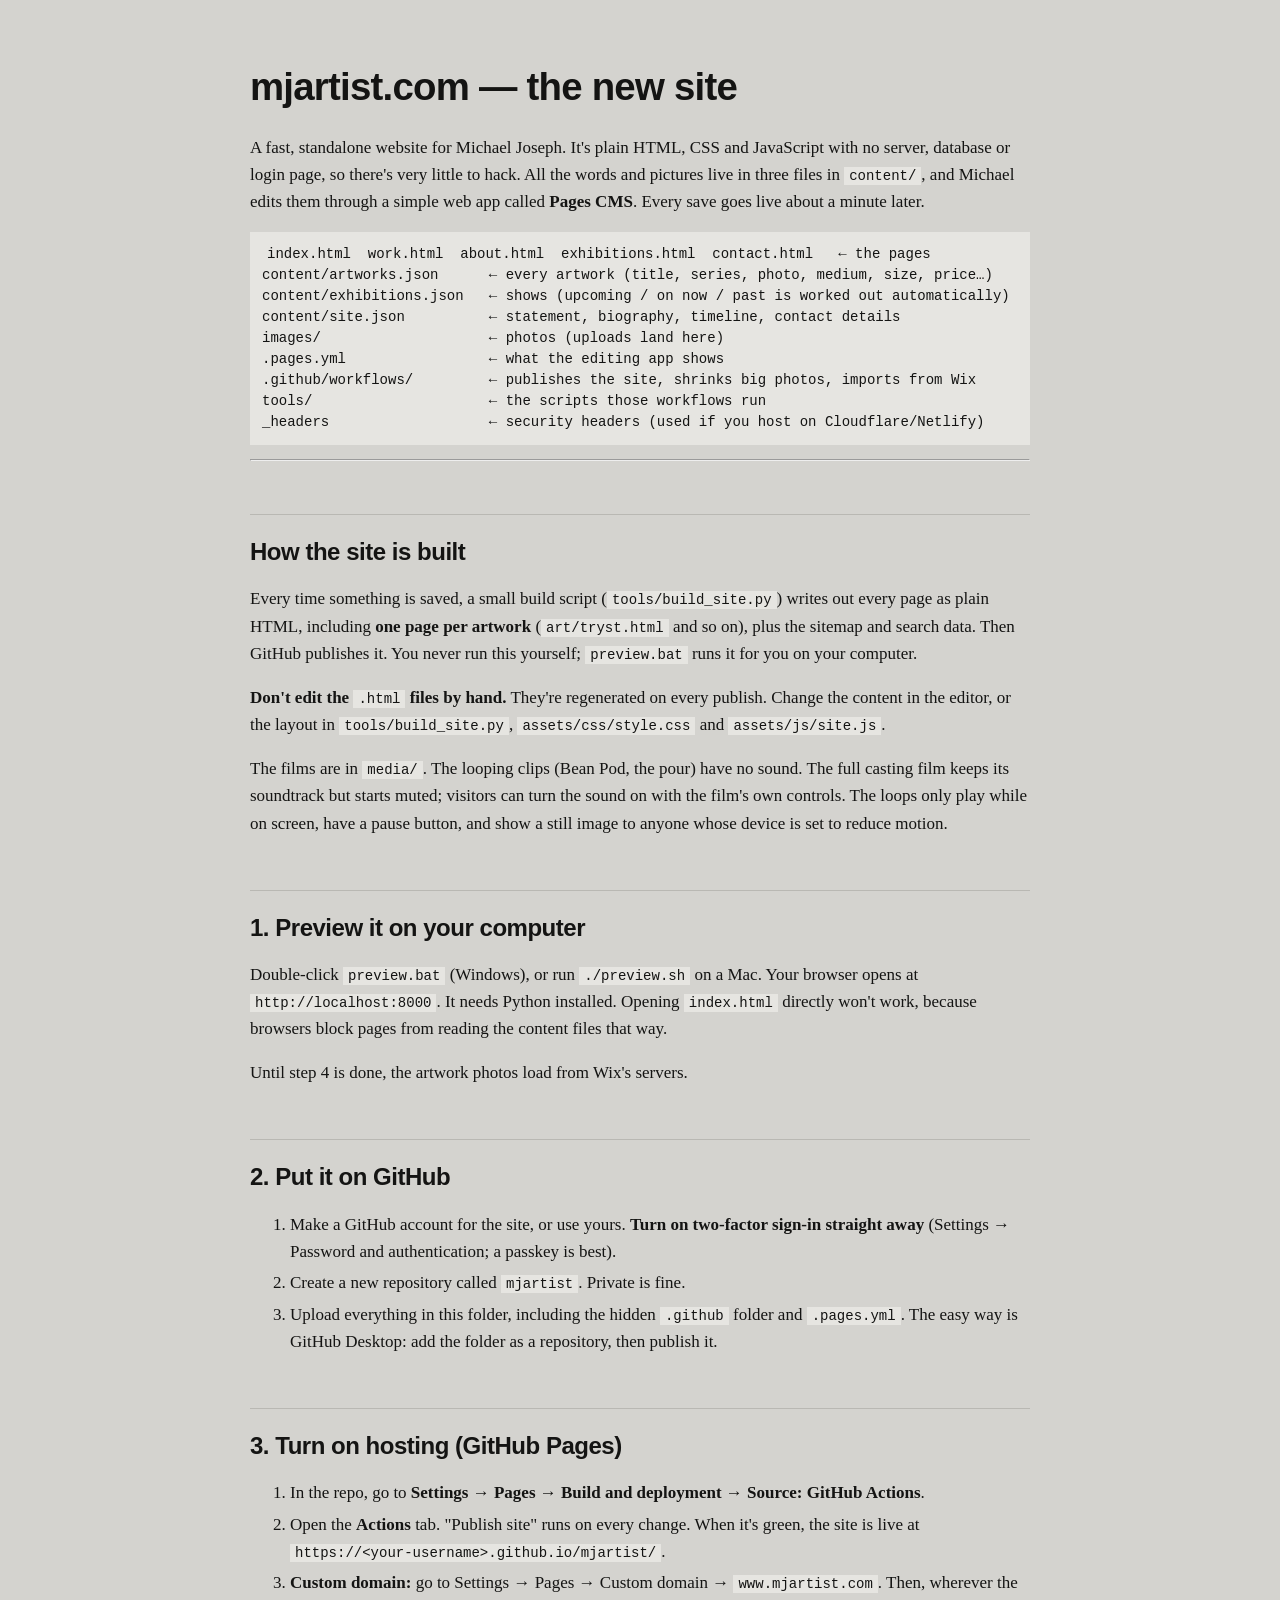
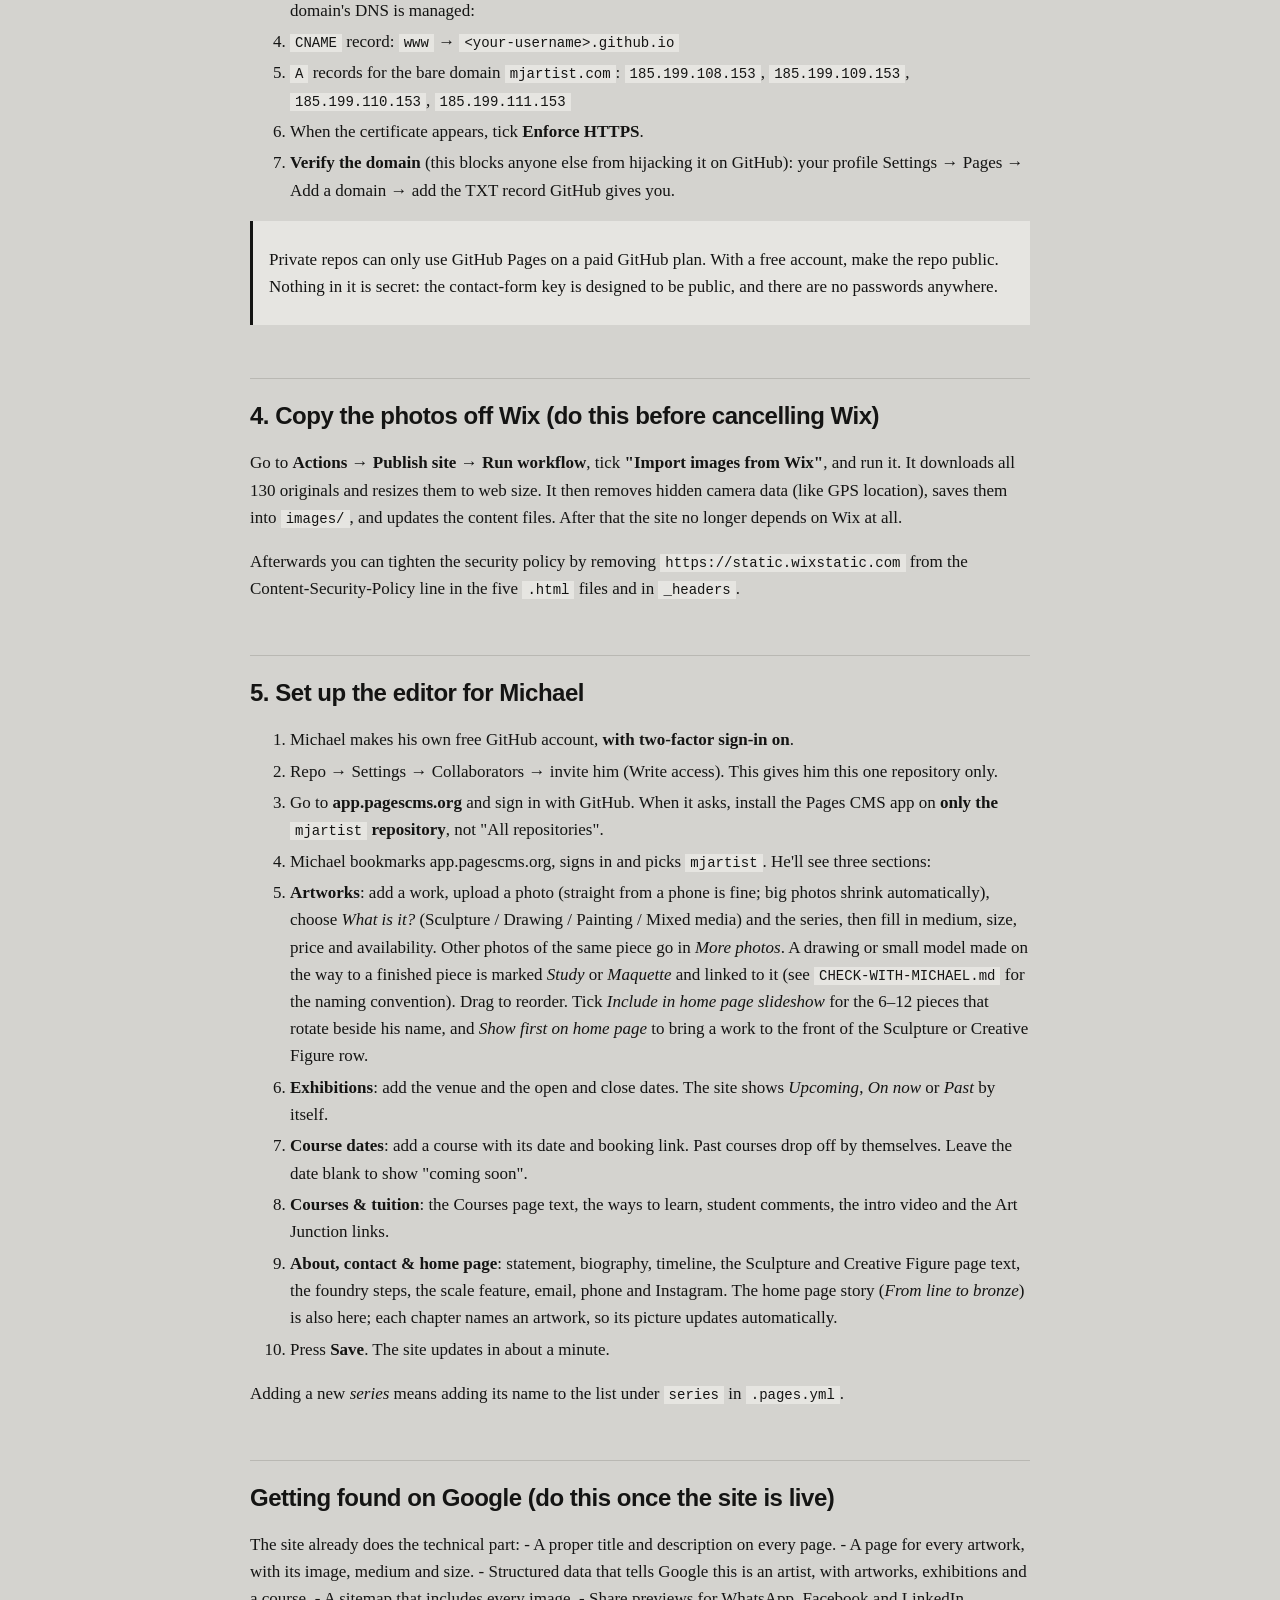
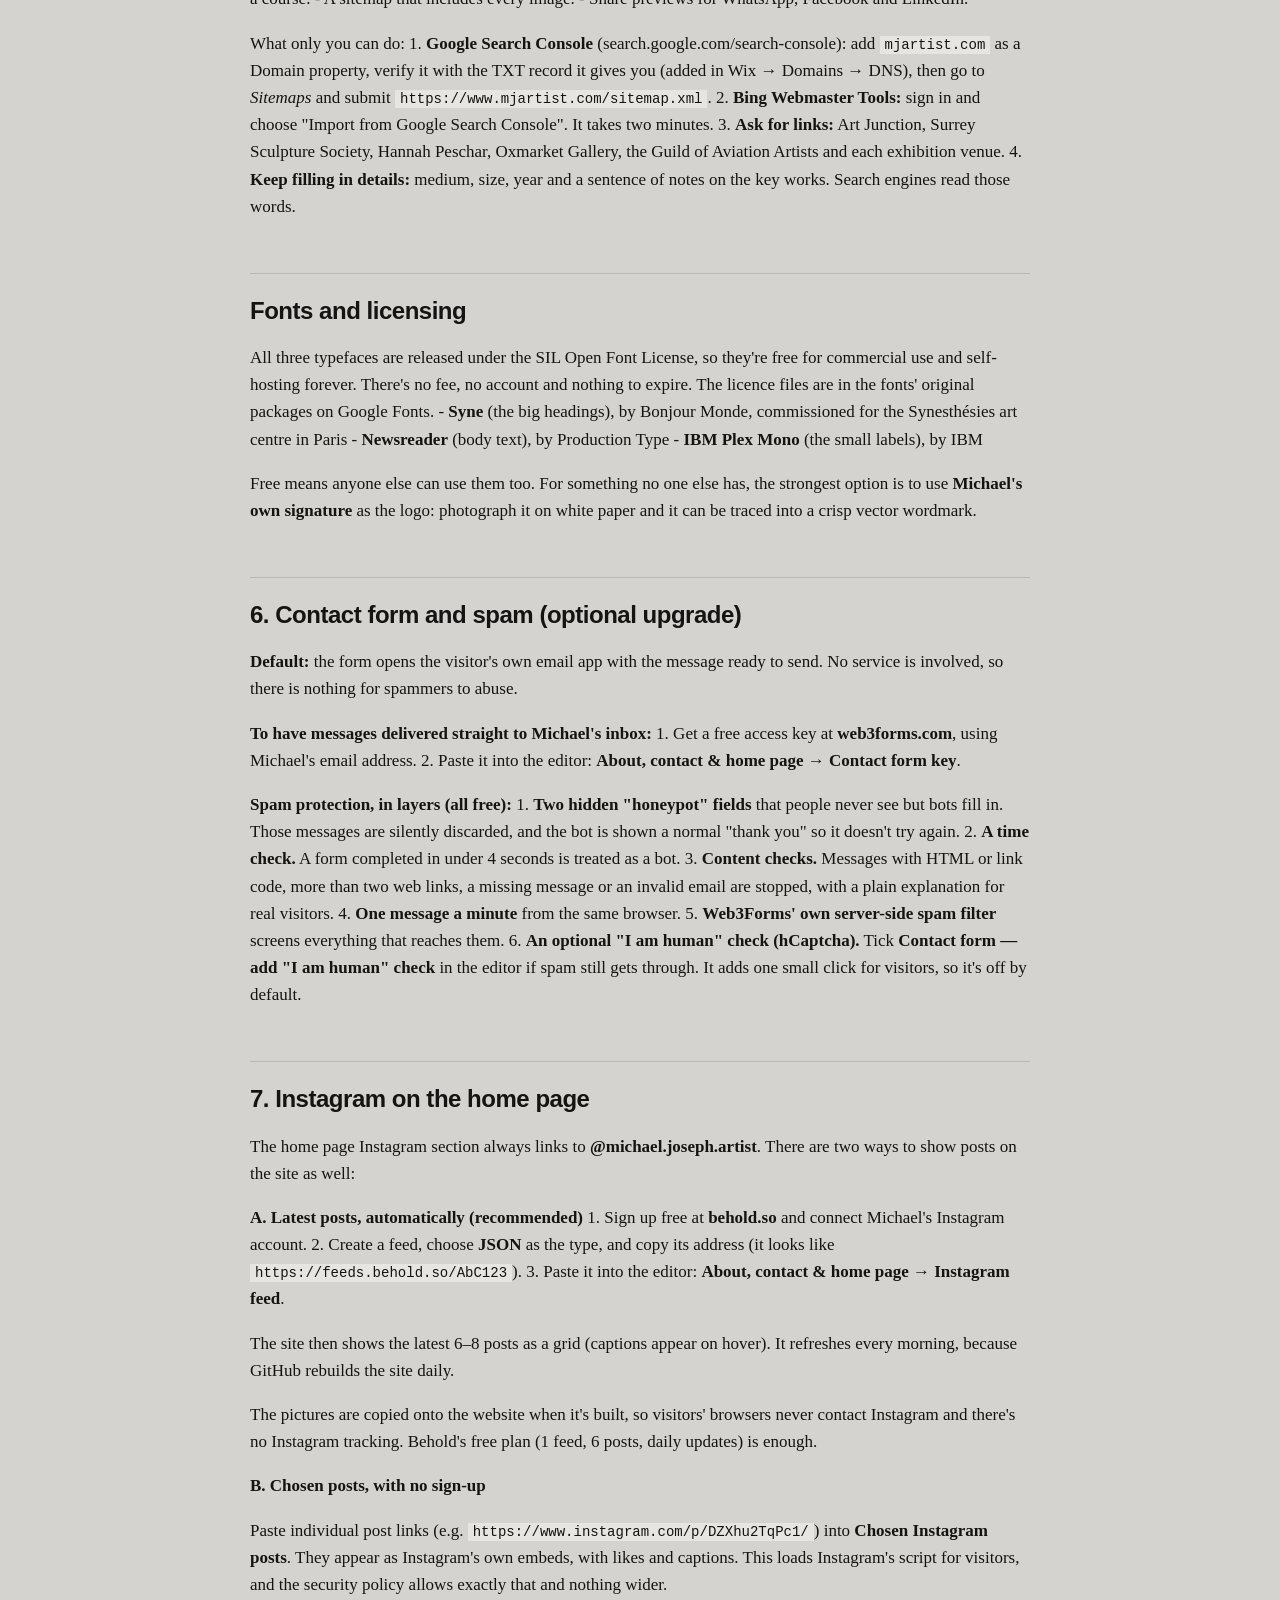
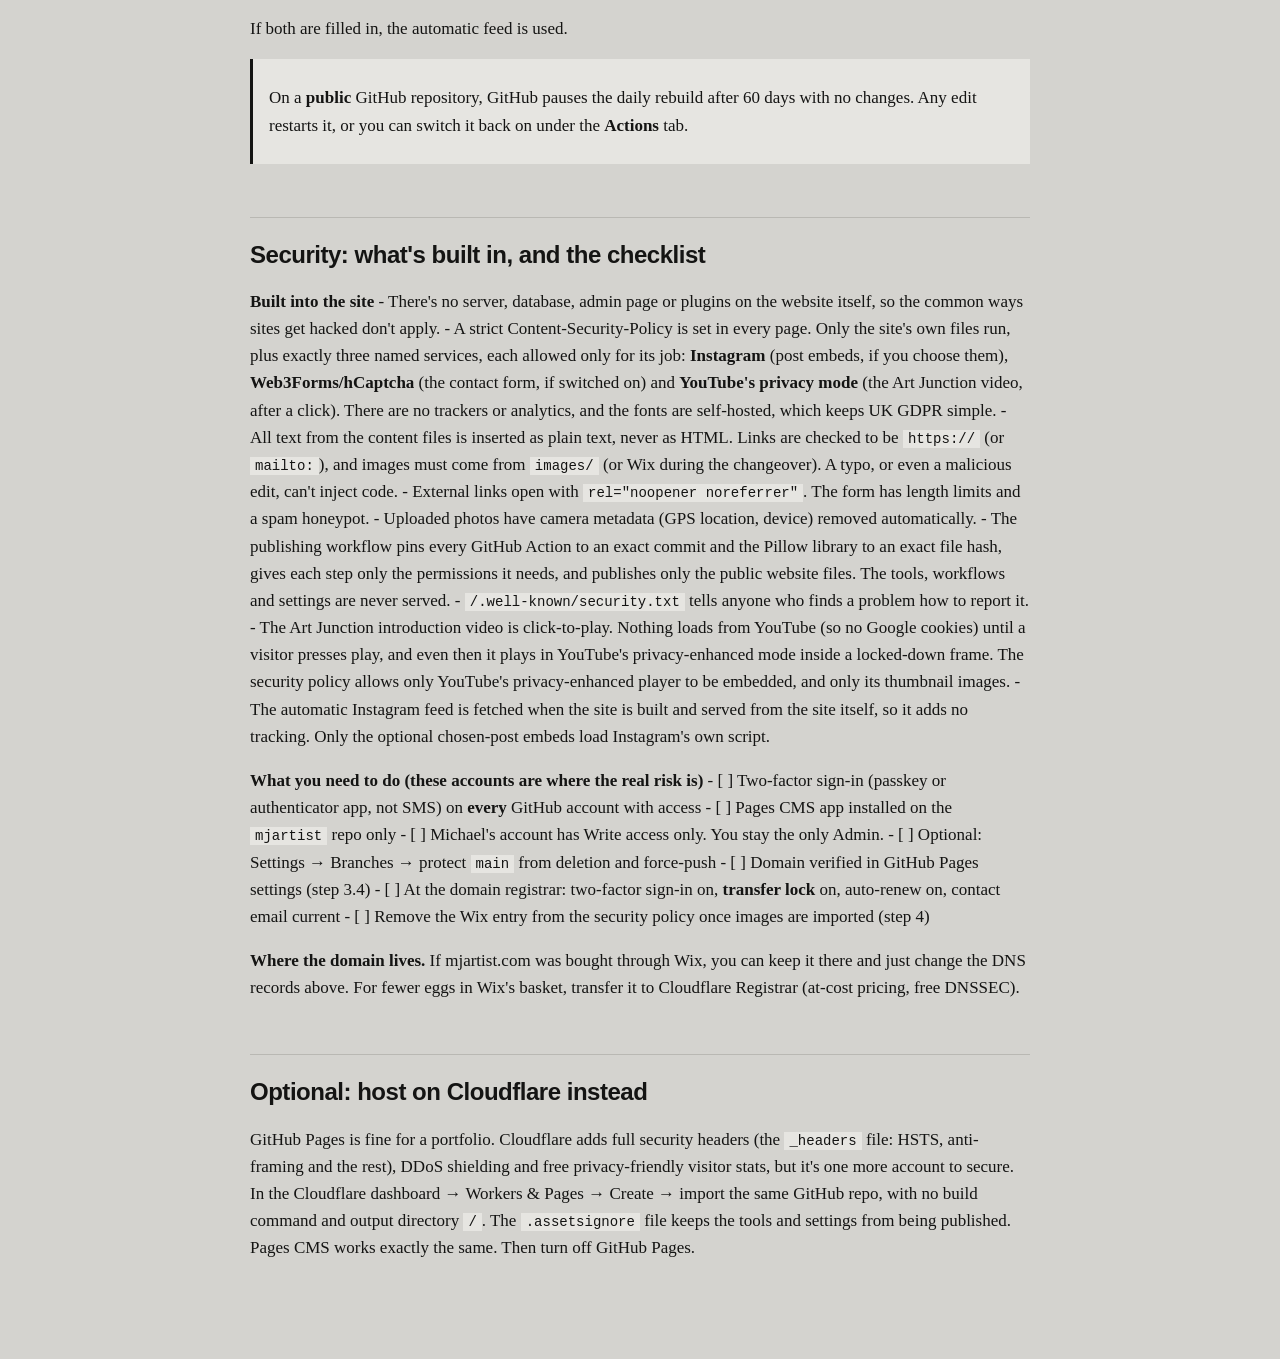
<file: SETUP-GUIDE.html>
<!doctype html><html lang="en-GB"><head><meta charset="utf-8"><meta name="viewport" content="width=device-width, initial-scale=1">
<title>mjartist.com — setup guide</title>
<style>
body{margin:0;background:#d4d3cf;color:#141413;font:17px/1.6 Georgia,"Times New Roman",serif}
main{max-width:780px;margin:0 auto;padding:40px 20px 80px}
h1,h2,h3{font-family:"Arial Black",Helvetica,Arial,sans-serif;letter-spacing:-.02em;line-height:1.1}
h1{font-size:2.4rem} h2{font-size:1.5rem;margin-top:2.2em;border-top:1px solid #b9b8b3;padding-top:1em}
code,pre{font:14px/1.5 ui-monospace,Menlo,Consolas,monospace;background:#e6e5e1;padding:1px 5px}
pre{padding:12px;overflow-x:auto} blockquote{margin:1em 0;padding:8px 16px;border-left:3px solid #141413;background:#e6e5e1}
table{border-collapse:collapse;width:100%;font-size:15px} td,th{border-bottom:1px solid #b9b8b3;padding:6px 8px;text-align:left;vertical-align:top}
a{color:#141413} li{margin:.25em 0}
</style></head><body><main><h1>mjartist.com — the new site</h1>
<p>A fast, standalone website for Michael Joseph. It's plain HTML, CSS and JavaScript with no server, database or login page, so there's very little to hack. All the words and pictures live in three files in <code>content/</code>, and Michael edits them through a simple web app called <strong>Pages CMS</strong>. Every save goes live about a minute later.</p>
<pre><code>index.html  work.html  about.html  exhibitions.html  contact.html   ← the pages
content/artworks.json      ← every artwork (title, series, photo, medium, size, price…)
content/exhibitions.json   ← shows (upcoming / on now / past is worked out automatically)
content/site.json          ← statement, biography, timeline, contact details
images/                    ← photos (uploads land here)
.pages.yml                 ← what the editing app shows
.github/workflows/         ← publishes the site, shrinks big photos, imports from Wix
tools/                     ← the scripts those workflows run
_headers                   ← security headers (used if you host on Cloudflare/Netlify)
</code></pre>
<hr />
<h2>How the site is built</h2>
<p>Every time something is saved, a small build script (<code>tools/build_site.py</code>) writes out every page as plain HTML, including <strong>one page per artwork</strong> (<code>art/tryst.html</code> and so on), plus the sitemap and search data. Then GitHub publishes it. You never run this yourself; <code>preview.bat</code> runs it for you on your computer.</p>
<p><strong>Don't edit the <code>.html</code> files by hand.</strong> They're regenerated on every publish. Change the content in the editor, or the layout in <code>tools/build_site.py</code>, <code>assets/css/style.css</code> and <code>assets/js/site.js</code>.</p>
<p>The films are in <code>media/</code>. The looping clips (Bean Pod, the pour) have no sound. The full casting film keeps its soundtrack but starts muted; visitors can turn the sound on with the film's own controls. The loops only play while on screen, have a pause button, and show a still image to anyone whose device is set to reduce motion.</p>
<h2>1. Preview it on your computer</h2>
<p>Double-click <strong><code>preview.bat</code></strong> (Windows), or run <code>./preview.sh</code> on a Mac. Your browser opens at <code>http://localhost:8000</code>. It needs Python installed. Opening <code>index.html</code> directly won't work, because browsers block pages from reading the content files that way.</p>
<p>Until step 4 is done, the artwork photos load from Wix's servers.</p>
<h2>2. Put it on GitHub</h2>
<ol>
<li>Make a GitHub account for the site, or use yours. <strong>Turn on two-factor sign-in straight away</strong> (Settings → Password and authentication; a passkey is best).</li>
<li>Create a new repository called <code>mjartist</code>. Private is fine.</li>
<li>Upload everything in this folder, including the hidden <code>.github</code> folder and <code>.pages.yml</code>. The easy way is GitHub Desktop: add the folder as a repository, then publish it.</li>
</ol>
<h2>3. Turn on hosting (GitHub Pages)</h2>
<ol>
<li>In the repo, go to <strong>Settings → Pages → Build and deployment → Source: GitHub Actions</strong>.</li>
<li>Open the <strong>Actions</strong> tab. "Publish site" runs on every change. When it's green, the site is live at <code>https://&lt;your-username&gt;.github.io/mjartist/</code>.</li>
<li><strong>Custom domain:</strong> go to Settings → Pages → Custom domain → <code>www.mjartist.com</code>. Then, wherever the domain's DNS is managed:</li>
<li><code>CNAME</code> record: <code>www</code> → <code>&lt;your-username&gt;.github.io</code></li>
<li><code>A</code> records for the bare domain <code>mjartist.com</code>: <code>185.199.108.153</code>, <code>185.199.109.153</code>, <code>185.199.110.153</code>, <code>185.199.111.153</code></li>
<li>When the certificate appears, tick <strong>Enforce HTTPS</strong>.</li>
<li><strong>Verify the domain</strong> (this blocks anyone else from hijacking it on GitHub): your profile Settings → Pages → Add a domain → add the TXT record GitHub gives you.</li>
</ol>
<blockquote>
<p>Private repos can only use GitHub Pages on a paid GitHub plan. With a free account, make the repo public. Nothing in it is secret: the contact-form key is designed to be public, and there are no passwords anywhere.</p>
</blockquote>
<h2>4. Copy the photos off Wix (do this before cancelling Wix)</h2>
<p>Go to <strong>Actions → Publish site → Run workflow</strong>, tick <strong>"Import images from Wix"</strong>, and run it. It downloads all 130 originals and resizes them to web size. It then removes hidden camera data (like GPS location), saves them into <code>images/</code>, and updates the content files. After that the site no longer depends on Wix at all.</p>
<p>Afterwards you can tighten the security policy by removing <code>https://static.wixstatic.com</code> from the Content-Security-Policy line in the five <code>.html</code> files and in <code>_headers</code>.</p>
<h2>5. Set up the editor for Michael</h2>
<ol>
<li>Michael makes his own free GitHub account, <strong>with two-factor sign-in on</strong>.</li>
<li>Repo → Settings → Collaborators → invite him (Write access). This gives him this one repository only.</li>
<li>Go to <strong>app.pagescms.org</strong> and sign in with GitHub. When it asks, install the Pages CMS app on <strong>only the <code>mjartist</code> repository</strong>, not "All repositories".</li>
<li>Michael bookmarks app.pagescms.org, signs in and picks <code>mjartist</code>. He'll see three sections:</li>
<li><strong>Artworks</strong>: add a work, upload a photo (straight from a phone is fine; big photos shrink automatically), choose <em>What is it?</em> (Sculpture / Drawing / Painting / Mixed media) and the series, then fill in medium, size, price and availability. Other photos of the same piece go in <em>More photos</em>. A drawing or small model made on the way to a finished piece is marked <em>Study</em> or <em>Maquette</em> and linked to it (see <code>CHECK-WITH-MICHAEL.md</code> for the naming convention). Drag to reorder. Tick <em>Include in home page slideshow</em> for the 6–12 pieces that rotate beside his name, and <em>Show first on home page</em> to bring a work to the front of the Sculpture or Creative Figure row.</li>
<li><strong>Exhibitions</strong>: add the venue and the open and close dates. The site shows <em>Upcoming</em>, <em>On now</em> or <em>Past</em> by itself.</li>
<li><strong>Course dates</strong>: add a course with its date and booking link. Past courses drop off by themselves. Leave the date blank to show "coming soon".</li>
<li><strong>Courses &amp; tuition</strong>: the Courses page text, the ways to learn, student comments, the intro video and the Art Junction links.</li>
<li><strong>About, contact &amp; home page</strong>: statement, biography, timeline, the Sculpture and Creative Figure page text, the foundry steps, the scale feature, email, phone and Instagram. The home page story (<em>From line to bronze</em>) is also here; each chapter names an artwork, so its picture updates automatically.</li>
<li>Press <strong>Save</strong>. The site updates in about a minute.</li>
</ol>
<p>Adding a new <em>series</em> means adding its name to the list under <code>series</code> in <code>.pages.yml</code>.</p>
<h2>Getting found on Google (do this once the site is live)</h2>
<p>The site already does the technical part:
- A proper title and description on every page.
- A page for every artwork, with its image, medium and size.
- Structured data that tells Google this is an artist, with artworks, exhibitions and a course.
- A sitemap that includes every image.
- Share previews for WhatsApp, Facebook and LinkedIn.</p>
<p>What only you can do:
1. <strong>Google Search Console</strong> (search.google.com/search-console): add <code>mjartist.com</code> as a Domain property, verify it with the TXT record it gives you (added in Wix → Domains → DNS), then go to <em>Sitemaps</em> and submit <code>https://www.mjartist.com/sitemap.xml</code>.
2. <strong>Bing Webmaster Tools:</strong> sign in and choose "Import from Google Search Console". It takes two minutes.
3. <strong>Ask for links:</strong> Art Junction, Surrey Sculpture Society, Hannah Peschar, Oxmarket Gallery, the Guild of Aviation Artists and each exhibition venue.
4. <strong>Keep filling in details:</strong> medium, size, year and a sentence of notes on the key works. Search engines read those words.</p>
<h2>Fonts and licensing</h2>
<p>All three typefaces are released under the SIL Open Font License, so they're free for commercial use and self-hosting forever. There's no fee, no account and nothing to expire. The licence files are in the fonts' original packages on Google Fonts.
- <strong>Syne</strong> (the big headings), by Bonjour Monde, commissioned for the Synesthésies art centre in Paris
- <strong>Newsreader</strong> (body text), by Production Type
- <strong>IBM Plex Mono</strong> (the small labels), by IBM</p>
<p>Free means anyone else can use them too. For something no one else has, the strongest option is to use <strong>Michael's own signature</strong> as the logo: photograph it on white paper and it can be traced into a crisp vector wordmark.</p>
<h2>6. Contact form and spam (optional upgrade)</h2>
<p><strong>Default:</strong> the form opens the visitor's own email app with the message ready to send. No service is involved, so there is nothing for spammers to abuse.</p>
<p><strong>To have messages delivered straight to Michael's inbox:</strong>
1. Get a free access key at <strong>web3forms.com</strong>, using Michael's email address.
2. Paste it into the editor: <strong>About, contact &amp; home page → Contact form key</strong>.</p>
<p><strong>Spam protection, in layers (all free):</strong>
1. <strong>Two hidden "honeypot" fields</strong> that people never see but bots fill in. Those messages are silently discarded, and the bot is shown a normal "thank you" so it doesn't try again.
2. <strong>A time check.</strong> A form completed in under 4 seconds is treated as a bot.
3. <strong>Content checks.</strong> Messages with HTML or link code, more than two web links, a missing message or an invalid email are stopped, with a plain explanation for real visitors.
4. <strong>One message a minute</strong> from the same browser.
5. <strong>Web3Forms' own server-side spam filter</strong> screens everything that reaches them.
6. <strong>An optional "I am human" check (hCaptcha).</strong> Tick <strong>Contact form — add "I am human" check</strong> in the editor if spam still gets through. It adds one small click for visitors, so it's off by default.</p>
<h2>7. Instagram on the home page</h2>
<p>The home page Instagram section always links to <strong>@michael.joseph.artist</strong>. There are two ways to show posts on the site as well:</p>
<p><strong>A. Latest posts, automatically (recommended)</strong>
1. Sign up free at <strong>behold.so</strong> and connect Michael's Instagram account.
2. Create a feed, choose <strong>JSON</strong> as the type, and copy its address (it looks like <code>https://feeds.behold.so/AbC123</code>).
3. Paste it into the editor: <strong>About, contact &amp; home page → Instagram feed</strong>.</p>
<p>The site then shows the latest 6–8 posts as a grid (captions appear on hover). It refreshes every morning, because GitHub rebuilds the site daily.</p>
<p>The pictures are copied onto the website when it's built, so visitors' browsers never contact Instagram and there's no Instagram tracking. Behold's free plan (1 feed, 6 posts, daily updates) is enough.</p>
<p><strong>B. Chosen posts, with no sign-up</strong></p>
<p>Paste individual post links (e.g. <code>https://www.instagram.com/p/DZXhu2TqPc1/</code>) into <strong>Chosen Instagram posts</strong>. They appear as Instagram's own embeds, with likes and captions. This loads Instagram's script for visitors, and the security policy allows exactly that and nothing wider.</p>
<p>If both are filled in, the automatic feed is used.</p>
<blockquote>
<p>On a <strong>public</strong> GitHub repository, GitHub pauses the daily rebuild after 60 days with no changes. Any edit restarts it, or you can switch it back on under the <strong>Actions</strong> tab.</p>
</blockquote>
<h2>Security: what's built in, and the checklist</h2>
<p><strong>Built into the site</strong>
- There's no server, database, admin page or plugins on the website itself, so the common ways sites get hacked don't apply.
- A strict Content-Security-Policy is set in every page. Only the site's own files run, plus exactly three named services, each allowed only for its job: <strong>Instagram</strong> (post embeds, if you choose them), <strong>Web3Forms/hCaptcha</strong> (the contact form, if switched on) and <strong>YouTube's privacy mode</strong> (the Art Junction video, after a click). There are no trackers or analytics, and the fonts are self-hosted, which keeps UK GDPR simple.
- All text from the content files is inserted as plain text, never as HTML. Links are checked to be <code>https://</code> (or <code>mailto:</code>), and images must come from <code>images/</code> (or Wix during the changeover). A typo, or even a malicious edit, can't inject code.
- External links open with <code>rel="noopener noreferrer"</code>. The form has length limits and a spam honeypot.
- Uploaded photos have camera metadata (GPS location, device) removed automatically.
- The publishing workflow pins every GitHub Action to an exact commit and the Pillow library to an exact file hash, gives each step only the permissions it needs, and publishes only the public website files. The tools, workflows and settings are never served.
- <code>/.well-known/security.txt</code> tells anyone who finds a problem how to report it.
- The Art Junction introduction video is click-to-play. Nothing loads from YouTube (so no Google cookies) until a visitor presses play, and even then it plays in YouTube's privacy-enhanced mode inside a locked-down frame. The security policy allows only YouTube's privacy-enhanced player to be embedded, and only its thumbnail images.
- The automatic Instagram feed is fetched when the site is built and served from the site itself, so it adds no tracking. Only the optional chosen-post embeds load Instagram's own script.</p>
<p><strong>What you need to do (these accounts are where the real risk is)</strong>
- [ ] Two-factor sign-in (passkey or authenticator app, not SMS) on <strong>every</strong> GitHub account with access
- [ ] Pages CMS app installed on the <code>mjartist</code> repo only
- [ ] Michael's account has Write access only. You stay the only Admin.
- [ ] Optional: Settings → Branches → protect <code>main</code> from deletion and force-push
- [ ] Domain verified in GitHub Pages settings (step 3.4)
- [ ] At the domain registrar: two-factor sign-in on, <strong>transfer lock</strong> on, auto-renew on, contact email current
- [ ] Remove the Wix entry from the security policy once images are imported (step 4)</p>
<p><strong>Where the domain lives.</strong> If mjartist.com was bought through Wix, you can keep it there and just change the DNS records above. For fewer eggs in Wix's basket, transfer it to Cloudflare Registrar (at-cost pricing, free DNSSEC).</p>
<h2>Optional: host on Cloudflare instead</h2>
<p>GitHub Pages is fine for a portfolio. Cloudflare adds full security headers (the <code>_headers</code> file: HSTS, anti-framing and the rest), DDoS shielding and free privacy-friendly visitor stats, but it's one more account to secure. In the Cloudflare dashboard → Workers &amp; Pages → Create → import the same GitHub repo, with no build command and output directory <code>/</code>. The <code>.assetsignore</code> file keeps the tools and settings from being published. Pages CMS works exactly the same. Then turn off GitHub Pages.</p></main></body></html>
</file>
<file: assets/css/style.css>
/* ==========================================================================
   Michael Joseph — site styles
   Palette: gesso paper, charcoal ink, graphite, one blue-pencil line.
   ========================================================================== */

@font-face { font-family: "Syne"; src: url("../fonts/syne-latin-600-normal.woff2") format("woff2"); font-weight: 600; font-display: swap; }
@font-face { font-family: "Syne"; src: url("../fonts/syne-latin-800-normal.woff2") format("woff2"); font-weight: 800; font-display: swap; }
@font-face { font-family: "Newsreader"; src: url("../fonts/newsreader-latin-400-normal.woff2") format("woff2"); font-weight: 400; font-display: swap; }
@font-face { font-family: "Newsreader"; src: url("../fonts/newsreader-latin-400-italic.woff2") format("woff2"); font-weight: 400; font-style: italic; font-display: swap; }
@font-face { font-family: "Newsreader"; src: url("../fonts/newsreader-latin-500-normal.woff2") format("woff2"); font-weight: 500; font-display: swap; }
@font-face { font-family: "Plex Mono"; src: url("../fonts/ibm-plex-mono-latin-400-normal.woff2") format("woff2"); font-weight: 400; font-display: swap; }
@font-face { font-family: "Plex Mono"; src: url("../fonts/ibm-plex-mono-latin-500-normal.woff2") format("woff2"); font-weight: 500; font-display: swap; }

:root {
  /* Concrete gallery wall: a cool, mineral grey that lets Corten, bronze and colour glow. */
  --paper: #d4d3cf;
  --paper-2: #c6c5c0;      /* frame behind images */
  --ink: #141413;
  --graphite: #52514c;
  --rule: #b9b8b3;
  --line: #141413;
  --on-line: #d4d3cf;
  --stone: #1a1a19;        /* the sculpture room */
  --stone-ink: #ecebe6;
  --stone-grey: #9d9c96;
  --stone-rule: #2e2e2c;
  --ok: #245f3e;
  --sold: #9a2c20;
  --shade: rgba(12, 12, 12, .96);
  --sheet: #f5f5f3;        /* drawing-paper white for the figure room */
  --sheet-2: #e7e7e4;
  --grain: url("data:image/svg+xml,%3Csvg xmlns='http://www.w3.org/2000/svg' width='180' height='180'%3E%3Cfilter id='n'%3E%3CfeTurbulence type='fractalNoise' baseFrequency='.9' numOctaves='3' stitchTiles='stitch'/%3E%3CfeColorMatrix values='0 0 0 0 0 0 0 0 0 0 0 0 0 0 0 0 0 0 .07 0'/%3E%3C/filter%3E%3Crect width='100%25' height='100%25' filter='url(%23n)'/%3E%3C/svg%3E");

  --display: "Syne", "Arial Black", "Helvetica Neue", Arial, sans-serif;
  --serif: "Newsreader", Georgia, "Times New Roman", serif;
  --mono: "Plex Mono", ui-monospace, "SFMono-Regular", Menlo, Consolas, monospace;

  --gutter: clamp(16px, 4vw, 56px);
  --max: 1440px;
  --step--1: .8125rem;
  --step-0: 1.125rem;
  --step-1: 1.375rem;
  --step-2: clamp(1.6rem, 2.4vw, 2.2rem);
  --step-3: clamp(2.2rem, 4.6vw, 4rem);
  --step-4: clamp(2rem, 10.4vw, 10.5rem);
  color-scheme: light;
}
@media (prefers-color-scheme: dark) {
  :root:not([data-theme="light"]) {
    --paper: #232321; --paper-2: #2d2d2b; --ink: #ebeae5; --graphite: #a5a49e;
    --rule: #3a3a37; --line: #ebeae5; --on-line: #232321; --stone: #121211;
    --stone-rule: #2a2a28; --ok: #6cc08f; --sold: #e0735f; --sheet: #2b2b29; --sheet-2: #363633;
    color-scheme: dark;
  }
}
:root[data-theme="dark"] {
  --paper: #232321; --paper-2: #2d2d2b; --ink: #ebeae5; --graphite: #a5a49e;
    --rule: #3a3a37; --line: #ebeae5; --on-line: #232321; --stone: #121211;
    --stone-rule: #2a2a28; --ok: #6cc08f; --sold: #e0735f; --sheet: #2b2b29; --sheet-2: #363633;
    color-scheme: dark;
}

*, *::before, *::after { box-sizing: border-box; }
html { -webkit-text-size-adjust: 100%; scroll-behavior: smooth; }
body {
  margin: 0; background: var(--paper) var(--grain); color: var(--ink);
  font: 400 var(--step-0)/1.6 var(--serif);
  -webkit-font-smoothing: antialiased; text-rendering: optimizeLegibility;
}
img { max-width: 100%; height: auto; display: block; }
a { color: inherit; text-decoration-thickness: 1px; text-underline-offset: .2em; }
a:hover { color: var(--graphite); }
:focus-visible { outline: 2px solid var(--line); outline-offset: 3px; }
::selection { background: var(--line); color: var(--on-line); }
[hidden] { display: none !important; }
.wrap { max-width: var(--max); margin-inline: auto; padding-inline: var(--gutter); }
.visually-hidden { position: absolute !important; width: 1px; height: 1px; overflow: hidden; clip: rect(0 0 0 0); white-space: nowrap; }
.skip { position: absolute; left: 8px; top: -60px; background: var(--ink); color: var(--paper); padding: 8px 14px; z-index: 100; font: 500 var(--step--1) var(--mono); }
.skip:focus { top: 8px; }

/* labels — the gallery wall-label voice */
.label, .eyebrow {
  font: 400 var(--step--1)/1.5 var(--mono); letter-spacing: .04em; color: var(--graphite);
}
.eyebrow { text-transform: uppercase; letter-spacing: .12em; }

/* ---------- header ---------- */
.site-header {
  position: sticky; top: env(safe-area-inset-top, 0px); z-index: 40;
  background: color-mix(in srgb, var(--paper) 88%, transparent);
  backdrop-filter: blur(10px); -webkit-backdrop-filter: blur(10px);
  border-bottom: 1px solid transparent; transition: border-color .3s;
}
.site-header.scrolled { border-bottom-color: var(--rule); }
.site-header .wrap { display: flex; align-items: center; justify-content: space-between; gap: 24px; min-height: 68px; }
.wordmark { font: 800 1.05rem/1 var(--display); text-transform: uppercase; letter-spacing: .02em; text-decoration: none; }
.wordmark span { color: var(--graphite); }
.nav { display: flex; gap: clamp(16px, 2.4vw, 36px); }
.nav a { font: 400 var(--step--1) var(--mono); text-transform: uppercase; letter-spacing: .1em; text-decoration: none; padding-block: 6px; position: relative; }
.nav a[aria-current="page"]::after { content: ""; position: absolute; left: 0; right: 0; bottom: 0; height: 2px; background: var(--line); }
.menu-btn { display: none; background: none; border: 0; color: var(--ink); font: 500 var(--step--1) var(--mono); text-transform: uppercase; letter-spacing: .1em; padding: 10px 0; cursor: pointer; }
@media (max-width: 1060px) {
  .menu-btn { display: block; }
  .nav { position: fixed; inset: 68px 0 auto 0; flex-direction: column; gap: 0; background: var(--paper); border-bottom: 1px solid var(--rule); padding: 8px var(--gutter) 24px; display: none; }
  .nav.open { display: flex; }
  .nav a { font: 800 1.9rem/1.3 var(--display); text-transform: none; letter-spacing: -.01em; padding-block: 8px; }
  .nav a[aria-current="page"] { color: var(--line); }
  .nav a[aria-current="page"]::after { display: none; }
}

/* ---------- hero (home): name + rotating works ---------- */
.hero { padding-block: clamp(20px, 3vw, 44px) clamp(36px, 5vw, 72px); }
.hero-grid { display: grid; grid-template-columns: minmax(0, 6fr) minmax(0, 5fr); gap: clamp(28px, 5vw, 80px); align-items: center; }
.hero-text { display: grid; gap: clamp(18px, 2.4vw, 30px); align-content: center; }
.hero-name { margin: 0; font: 800 clamp(2rem, 5.9vw, 5.6rem)/.84 var(--display); letter-spacing: -.045em; text-transform: uppercase; }
.hero-name span { display: block; }
.hero-text p.intro { font: 400 var(--step-1)/1.45 var(--serif); margin: 0; max-width: 36ch; text-wrap: pretty; }
@media (max-width: 860px) {
  .hero-grid { grid-template-columns: 1fr; }
  .hero-name { font-size: var(--step-4); }
}

.show-reel { margin: 0; display: grid; gap: 12px; }
.reel-frame { position: relative; aspect-ratio: var(--ar, 4 / 5); transition: aspect-ratio .6s ease; max-height: calc(100vh - 230px); max-height: calc(100svh - 230px); min-height: 320px; width: 100%; background: var(--paper-2); overflow: hidden; }
.reel-frame .reel-zoom { all: unset; position: absolute; inset: 0; z-index: 1; cursor: zoom-in; }
.reel-frame img { position: absolute; inset: 0; width: 100%; height: 100%; object-fit: contain; opacity: 0; transition: opacity 1.4s ease; }
.reel-frame img.on { opacity: 1; }
.reel-frame .reel-zoom:focus-visible { outline: 2px solid var(--line); outline-offset: 4px; }
.reel-bar { display: grid; grid-template-columns: minmax(0, 1fr) auto; gap: 4px 16px; align-items: baseline; }
.reel-bar .t { font: 500 1.05rem/1.3 var(--serif); }
.reel-bar .m { font: 400 .75rem/1.4 var(--mono); color: var(--graphite); grid-column: 1; }
.reel-ctrl { grid-column: 2; grid-row: 1 / span 2; display: flex; gap: 2px; align-items: center; }
.reel-ctrl button { background: none; border: 0; color: var(--ink); font: 400 1.1rem var(--mono); padding: 6px 10px; cursor: pointer; }
.reel-ctrl button:hover { color: var(--graphite); }
.reel-ctrl .n { font: 400 .75rem var(--mono); color: var(--graphite); font-variant-numeric: tabular-nums; min-width: 4.5ch; text-align: center; }
.reel-progress { height: 1px; background: var(--rule); position: relative; overflow: hidden; }
.reel-progress i { position: absolute; inset: 0; background: var(--ink); transform-origin: left; transform: scaleX(0); }
.reel-progress i.run { animation: reel var(--dur, 6s) linear forwards; }
.show-reel.paused .reel-progress i { animation-play-state: paused; }
@keyframes reel { to { transform: scaleX(1); } }

/* Phones: the hero filled the whole first screen, pushing the reel out of
   sight. Tighten the type and spacing so the work shows on first load. */
@media (max-width: 600px) {
  .hero { padding-block: 12px 24px; }
  .hero-grid { gap: 20px; }
  .hero-text { gap: 12px; }
  .hero-text p.intro { font-size: 1.2rem; }
  /* the frame takes each image's own shape now, so a floor only letterboxes it */
  .reel-frame { min-height: 0; }
}

/* ---------- the two strands: sculpture room + figure ---------- */
.room { padding-block: clamp(56px, 9vw, 128px); }
.room.stone { background: var(--stone) var(--grain); color: var(--stone-ink); --ink: var(--stone-ink); --graphite: var(--stone-grey); --rule: var(--stone-rule); --paper-2: #242422; --line: var(--stone-ink); --on-line: var(--stone); }
.room-head { display: grid; grid-template-columns: minmax(0, 1fr) auto; gap: 20px var(--gutter); align-items: end; margin-bottom: clamp(28px, 4vw, 56px); }
.room-head h2 { grid-column: 1 / -1; }
.room-head h2 { margin: 0; font: 800 clamp(2.6rem, 8vw, 7.5rem)/.9 var(--display); letter-spacing: -.045em; }
.room-head p { margin: 0; max-width: 46ch; color: var(--graphite); font-size: 1.05rem; }
.room-head .links { grid-column: 2; justify-self: end; }
@media (max-width: 760px) { .room-head { grid-template-columns: 1fr; } .room-head .links { grid-column: 1; justify-self: start; } }
.strip-row { display: grid; grid-auto-flow: column; grid-auto-columns: clamp(220px, 26vw, 380px); gap: clamp(16px, 2vw, 28px); overflow-x: auto; scroll-snap-type: x mandatory; scrollbar-width: none; -ms-overflow-style: none; overscroll-behavior-x: contain; }
.strip-row::-webkit-scrollbar { display: none; }
.strip-row .work { scroll-snap-align: start; }
.strip-row .frame { aspect-ratio: 4 / 5; }
.strip-row .frame img { width: 100%; height: 100%; object-fit: contain; }

.links { display: flex; flex-wrap: wrap; gap: 12px 28px; }
.arrow-link { font: 500 var(--step--1) var(--mono); text-transform: uppercase; letter-spacing: .1em; text-decoration: none; border-bottom: 1px solid currentColor; padding-bottom: 4px; transition: letter-spacing .25s; }
.arrow-link:hover { color: inherit; letter-spacing: .14em; }
.arrow-link::after { content: " \2192"; }

/* ---------- sections ---------- */
.section { padding-block: clamp(56px, 9vw, 128px); border-top: 1px solid var(--rule); }
.section-head { display: flex; justify-content: space-between; align-items: baseline; gap: 16px; flex-wrap: wrap; margin-bottom: clamp(28px, 4vw, 56px); }
.section-head h2, .page-title {
  margin: 0; font: 800 var(--step-3)/.95 var(--display); letter-spacing: -.035em; text-wrap: balance;
}
.page-head { padding-block: clamp(40px, 7vw, 96px) clamp(24px, 4vw, 48px); display: grid; gap: 18px; }
.page-head p { margin: 0; max-width: 60ch; color: var(--graphite); }

/* selected works — a salon hang */
.hang { display: grid; grid-template-columns: repeat(12, minmax(0, 1fr)); gap: clamp(28px, 4vw, 64px) var(--gutter); align-items: start; }
.hang .work:nth-child(6n+1) { grid-column: 1 / span 5; }
.hang .work:nth-child(6n+2) { grid-column: 7 / span 4; margin-top: 18%; }
.hang .work:nth-child(6n+3) { grid-column: 2 / span 3; }
.hang .work:nth-child(6n+4) { grid-column: 6 / span 6; }
.hang .work:nth-child(6n+5) { grid-column: 1 / span 4; }
.hang .work:nth-child(6n)   { grid-column: 6 / span 4; margin-top: 10%; }
@media (max-width: 720px) {
  .hang { grid-template-columns: 1fr 1fr; }
  .hang .work:nth-child(n) { grid-column: auto; margin-top: 0; }
  .hang .work:nth-child(3n+1) { grid-column: 1 / -1; }
}

/* a work + its wall label */
.work { margin: 0; }
.work button { all: unset; display: block; width: 100%; cursor: zoom-in; }
.work button:focus-visible { outline: 2px solid var(--line); outline-offset: 4px; }
.work .frame { background: var(--paper-2); overflow: hidden; }
.work img { width: 100%; transition: transform .6s cubic-bezier(.2,.7,.2,1), filter .4s; }
.work button:hover img { transform: scale(1.025); }
.work figcaption { margin-top: 10px; display: grid; gap: 2px; }
.work .t { font: 500 1rem/1.3 var(--serif); }
.work .m { font: 400 .75rem/1.4 var(--mono); color: var(--graphite); letter-spacing: .03em; }
.dot { display: inline-block; width: .55em; height: .55em; border-radius: 50%; margin-right: .45em; vertical-align: .05em; }
.dot.sold { background: var(--sold); }
.dot.available { background: var(--ok); }

/* quote */
.quote { padding-block: clamp(64px, 11vw, 160px); border-top: 1px solid var(--rule); }
.quote blockquote { margin: 0; max-width: 22ch; font: italic 400 var(--step-3)/1.08 var(--serif); letter-spacing: -.02em; text-wrap: balance; }
.quote blockquote::before { content: ""; display: block; width: 72px; height: 2px; background: var(--line); margin-bottom: 32px; }
.quote cite { display: block; margin-top: 28px; font: 400 var(--step--1) var(--mono); font-style: normal; letter-spacing: .1em; text-transform: uppercase; color: var(--graphite); }

/* series index */
.series-list { list-style: none; margin: 0; padding: 0; border-top: 1px solid var(--rule); }
.series-list li { border-bottom: 1px solid var(--rule); }
.series-list a {
  display: grid; grid-template-columns: minmax(0, 1fr) auto; align-items: center; gap: 12px 24px;
  padding-block: clamp(16px, 2.4vw, 28px); text-decoration: none;
}
.series-list .name { font: 800 var(--step-2)/1 var(--display); letter-spacing: -.03em; transition: color .2s, transform .35s; }
.series-list .count { font: 400 var(--step--1) var(--mono); color: var(--graphite); }
.series-list .strip { grid-column: 1 / -1; display: flex; gap: 8px; height: 0; overflow: hidden; transition: height .45s cubic-bezier(.2,.7,.2,1); }
.series-list .strip img { height: 100%; width: auto; object-fit: cover; background: var(--paper-2); }
.series-list a:hover .name, .series-list a:focus-visible .name { transform: translateX(10px); }
.series-list a:hover .strip, .series-list a:focus-visible .strip { height: 120px; }
@media (hover: none) { .series-list .strip { height: 84px; } }

/* exhibitions */
.shows { list-style: none; margin: 0; padding: 0; border-top: 1px solid var(--ink); }
.show { display: grid; grid-template-columns: 13rem minmax(0, 1fr) auto; gap: 8px var(--gutter); padding-block: 22px; border-bottom: 1px solid var(--rule); align-items: baseline; }
.show .when { font: 400 var(--step--1)/1.5 var(--mono); font-variant-numeric: tabular-nums; }
.show .venue { font: 800 var(--step-1)/1.15 var(--display); letter-spacing: -.02em; margin: 0; }
.show .venue small { display: block; font: 400 1rem/1.4 var(--serif); letter-spacing: 0; color: var(--graphite); margin-top: 4px; }
.show .detail { font: 400 .95rem/1.5 var(--serif); color: var(--graphite); margin-top: 6px; }
.show .go { font: 400 var(--step--1) var(--mono); text-transform: uppercase; letter-spacing: .08em; }
.pill { display: inline-block; font: 500 .7rem/1 var(--mono); text-transform: uppercase; letter-spacing: .1em; padding: 5px 8px; border: 1px solid currentColor; margin-bottom: 6px; }
.pill.now { background: var(--line); color: var(--on-line); border-color: var(--line); }
.year-head { font: 800 var(--step-2)/1 var(--display); letter-spacing: -.03em; margin: clamp(40px, 6vw, 72px) 0 12px; color: var(--graphite); }
.empty-note { font: italic 400 var(--step-1) var(--serif); color: var(--graphite); margin: 0; }
@media (max-width: 720px) { .show { grid-template-columns: 1fr; } }

/* ---------- work page ---------- */
.filters { display: flex; flex-wrap: wrap; gap: 8px; margin-bottom: clamp(24px, 3vw, 40px); position: sticky; top: calc(68px + env(safe-area-inset-top, 0px)); z-index: 5; background: var(--paper); padding-block: 12px; }
.chip { flex: none; white-space: nowrap; font: 400 var(--step--1) var(--mono); letter-spacing: .04em; background: none; color: var(--ink); border: 1px solid var(--rule); padding: 8px 14px; cursor: pointer; border-radius: 999px; }
.chip:hover { border-color: var(--ink); }
.chip[aria-pressed="true"] { background: var(--ink); color: var(--paper); border-color: var(--ink); }
.filter-group { display: contents; }
.filters .sep { width: 1px; background: var(--rule); margin-inline: 6px; align-self: stretch; }
.chip sup { font-size: .7em; margin-left: 3px; opacity: .7; }
.masonry { columns: 4 260px; column-gap: clamp(20px, 2.6vw, 40px); }
.masonry .work { break-inside: avoid; margin-bottom: clamp(28px, 3.4vw, 48px); }

/* lightbox */
.lightbox { position: fixed; inset: 0; z-index: 90; background: var(--shade); color: #f1f0ea; display: grid; grid-template-columns: minmax(0, 1fr) 320px; }
.lightbox[hidden] { display: none; }
.lb-stage { display: grid; place-items: center; padding: clamp(16px, 4vw, 48px); min-height: 0; position: relative; }
.lb-stage img { max-height: calc(100vh - 96px); max-height: calc(100dvh - 96px); width: auto; max-width: 100%; object-fit: contain; }
.lb-panel { min-width: 0; padding: 72px 32px 32px; border-left: 1px solid rgba(255,255,255,.12); display: flex; flex-direction: column; gap: 18px; overflow-y: auto; }
.lb-panel h2 { margin: 0; font: 800 clamp(1.35rem, 1.9vw, 1.75rem)/1.05 var(--display); letter-spacing: -.03em;
               color: #fff; min-width: 0; overflow-wrap: break-word; text-wrap: balance; }
.lb-panel dl { margin: 0; display: grid; grid-template-columns: auto 1fr; gap: 8px 16px; font: 400 .8rem/1.5 var(--mono); }
.lb-panel dt { color: #9d9b94; text-transform: uppercase; letter-spacing: .08em; }
.lb-panel dd { margin: 0; }
.lb-panel p { margin: 0; font: 400 1rem/1.55 var(--serif); color: #d7d5ce; }
.lb-panel .arrow-link { color: #fff; border-color: #fff; align-self: start; }
.lb-btn { position: absolute; background: none; border: 0; color: #f1f0ea; font: 400 .8rem var(--mono); letter-spacing: .1em; text-transform: uppercase; cursor: pointer; padding: 14px; }
.lb-btn:hover { color: #9d9c97; }
.lb-close { top: calc(12px + env(safe-area-inset-top, 0px)); right: 12px; z-index: 2; }
.lb-prev { left: 8px; top: 50%; transform: translateY(-50%); font-size: 1.6rem; }
.lb-next { right: 8px; top: 50%; transform: translateY(-50%); font-size: 1.6rem; }
.lb-count { font: 400 .75rem var(--mono); color: #9d9b94; }
@media (max-width: 860px) {
  .lightbox { grid-template-columns: 1fr; grid-template-rows: minmax(0, 1fr) auto; }
  .lb-stage img { max-height: 62vh; max-height: 62dvh; }
  .lb-panel { border-left: 0; border-top: 1px solid rgba(255,255,255,.12); padding: 20px var(--gutter) calc(24px + env(safe-area-inset-bottom, 0px)); max-height: 38vh; }
}

/* ---------- about ---------- */
.prose { max-width: 64ch; }
.prose p { margin: 0 0 1.1em; text-wrap: pretty; }
.prose p:first-child::first-letter { font: 800 3.6em/.8 var(--display); float: left; margin: .06em .08em 0 0; }
.two-col { display: grid; grid-template-columns: minmax(0, 5fr) minmax(0, 7fr); gap: clamp(32px, 6vw, 96px); align-items: start; }
.two-col .side { position: sticky; top: 96px; display: grid; gap: 20px; }
@media (max-width: 900px) { .two-col { grid-template-columns: 1fr; } .two-col .side { position: static; } }
.timeline { list-style: none; margin: 0; padding: 0; border-left: 2px solid var(--line); }
.timeline li { display: grid; grid-template-columns: 5.5rem 1fr; gap: 16px; padding: 12px 0 12px 20px; position: relative; }
.timeline li::before { content: ""; position: absolute; left: -6px; top: 20px; width: 10px; height: 10px; border-radius: 50%; background: var(--paper); border: 2px solid var(--line); }
.timeline .y { font: 500 var(--step--1) var(--mono); font-variant-numeric: tabular-nums; }
.timeline .x { font: 400 1.02rem/1.45 var(--serif); }
.materials { display: flex; flex-wrap: wrap; gap: 8px; list-style: none; margin: 0; padding: 0; }
.materials li { font: 400 .78rem var(--mono); border: 1px solid var(--rule); padding: 6px 10px; }

/* ---------- contact ---------- */
.contact-big { font: 800 clamp(1.6rem, 5.4vw, 4.6rem)/1 var(--display); letter-spacing: -.035em; text-decoration: none; overflow-wrap: anywhere; display: inline-block; border-bottom: 3px solid var(--line); padding-bottom: 6px; }
.form { display: grid; gap: 18px; max-width: 640px; }
.field { display: grid; gap: 6px; }
.field label { font: 400 var(--step--1) var(--mono); text-transform: uppercase; letter-spacing: .1em; color: var(--graphite); }
.field input, .field textarea {
  font: 400 1.05rem/1.5 var(--serif); color: var(--ink); background: transparent;
  border: 0; border-bottom: 1px solid var(--ink); padding: 10px 0; border-radius: 0; width: 100%;
}
.field input:focus, .field textarea:focus { outline: none; border-bottom: 2px solid var(--line); }
.field textarea { min-height: 150px; resize: vertical; }
.btn { justify-self: start; font: 500 var(--step--1) var(--mono); text-transform: uppercase; letter-spacing: .12em; background: var(--ink); color: var(--paper); border: 0; padding: 16px 26px; cursor: pointer; }
.btn:hover { background: var(--graphite); color: var(--paper); }
.btn[disabled] { opacity: .5; cursor: progress; }
.form-status { font: 400 var(--step--1) var(--mono); margin: 0; min-height: 1.5em; }
.hp { position: absolute; left: -9999px; width: 1px; height: 1px; overflow: hidden; }

/* ---------- footer ---------- */
.site-footer { border-top: 1px solid var(--ink); padding-block: clamp(48px, 7vw, 96px) 32px; margin-top: clamp(40px, 6vw, 80px); }
.footer-grid { display: grid; grid-template-columns: minmax(0, 2fr) minmax(0, 1fr) minmax(0, 1fr); gap: 32px var(--gutter); }
.footer-grid h2 { margin: 0 0 12px; font: 800 var(--step-2)/1 var(--display); letter-spacing: -.03em; }
.footer-grid p { margin: 0; }
.footer-grid .col { display: grid; gap: 6px; align-content: start; font: 400 var(--step--1)/1.6 var(--mono); }
.footer-base { margin-top: 48px; display: flex; flex-wrap: wrap; justify-content: space-between; gap: 12px; }
@media (max-width: 720px) { .footer-grid { grid-template-columns: 1fr; } }

.loading { font: 400 var(--step--1) var(--mono); color: var(--graphite); }
.noscript { padding: 24px; border: 1px solid var(--rule); }

@media (prefers-reduced-motion: reduce) {
  *, *::before, *::after { transition: none !important; animation: none !important; scroll-behavior: auto !important; }
}

/* ---------- lightbox: other views + development ---------- */
.lb-h { display: block; font: 400 .72rem var(--mono); text-transform: uppercase; letter-spacing: .1em; color: #9d9b94; margin-bottom: 8px; }
.lb-thumbs, .lb-chain { display: flex; flex-wrap: wrap; gap: 8px; list-style: none; margin: 0; padding: 0; }
.lb-thumbs button, .lb-chain button { background: none; border: 1px solid transparent; padding: 0; cursor: pointer; color: #d7d5ce; }
.lb-thumbs img { width: 56px; height: 56px; object-fit: cover; opacity: .6; }
.lb-thumbs button[aria-pressed="true"] img, .lb-thumbs button:hover img { opacity: 1; }
.lb-thumbs button[aria-pressed="true"] { border-color: #fff; }
.lb-chain li { position: relative; }
.lb-chain li + li::before { content: "\2192"; position: absolute; left: -9px; top: 22px; font: 400 .7rem var(--mono); color: #9d9b94; }
.lb-chain button { display: grid; gap: 4px; justify-items: start; font: 400 .68rem var(--mono); text-align: left; }
.lb-chain img { width: 56px; height: 56px; object-fit: cover; opacity: .6; }
.lb-chain button[aria-current="true"] img, .lb-chain button:hover img { opacity: 1; outline: 1px solid #fff; }

/* ---------- sculpture page ---------- */
.s-hero { background: var(--stone) var(--grain); color: var(--stone-ink); --ink: var(--stone-ink); --graphite: var(--stone-grey); --rule: var(--stone-rule); --paper-2: #242422; --line: var(--stone-ink); --on-line: var(--stone); padding-block: clamp(48px, 8vw, 120px); }
.s-hero .eyebrow { color: var(--stone-grey); }
.s-hero h1 { margin: 12px 0 0; font: 800 clamp(3rem, 11vw, 11rem)/.86 var(--display); letter-spacing: -.05em; }
.s-hero .lede { margin: clamp(24px, 3vw, 40px) 0 0; max-width: 30ch; font: italic 400 clamp(1.4rem, 2.6vw, 2.2rem)/1.25 var(--serif); text-wrap: balance; }
.s-body { display: grid; grid-template-columns: minmax(0, 4fr) minmax(0, 7fr); gap: clamp(32px, 6vw, 96px); padding-block: clamp(48px, 8vw, 112px); }
.s-body .side { display: grid; gap: 12px; align-content: start; }
@media (max-width: 900px) { .s-body { grid-template-columns: 1fr; } }

.scale { display: grid; grid-template-columns: minmax(0, 1fr) minmax(0, 1fr); gap: clamp(24px, 4vw, 64px); align-items: end; padding-block: clamp(48px, 8vw, 112px); border-top: 1px solid var(--rule); }
.scale-photo button { all: unset; display: block; cursor: zoom-in; background: var(--paper-2); }
.scale-photo img { width: 100%; max-height: 80vh; object-fit: cover; }
.scale-side { display: grid; gap: 16px; }
.scale-side h2 { margin: 0; font: 800 var(--step-2)/1 var(--display); letter-spacing: -.03em; text-wrap: balance; }
.scale-svg { width: 100%; max-width: 320px; height: auto; overflow: visible; }
.scale-svg .s-ground { stroke: var(--ink); stroke-width: 1.5; }
.scale-svg .s-tick { stroke: var(--graphite); }
.scale-svg .s-grid { stroke: var(--rule); stroke-dasharray: 2 4; }
.scale-svg .s-num, .scale-svg .s-lab { fill: var(--graphite); font: 400 11px var(--mono); }
.scale-svg .s-lab { fill: var(--ink); }
.scale-svg .s-big { fill: var(--ink); font: 800 20px var(--display); letter-spacing: -.02em; }
.scale-svg .s-person { fill: var(--graphite); }
.scale-svg .s-work rect { fill: none; stroke: var(--ink); stroke-width: 2; }
.scale-svg .s-work line { stroke: var(--ink); stroke-width: 1; opacity: .55; }
.scale-svg .s-arrow { fill: none; stroke: var(--ink); stroke-width: 1.5; }
@media (max-width: 900px) { .scale { grid-template-columns: 1fr; } }

.materials-grid { list-style: none; margin: 0; padding: 0; display: grid; grid-template-columns: repeat(auto-fit, minmax(220px, 1fr)); gap: 0; border-top: 1px solid var(--ink); }
.materials-grid li { padding: 22px 24px 26px 0; border-bottom: 1px solid var(--rule); }
.materials-grid h3 { margin: 0 0 8px; font: 800 var(--step-1)/1.1 var(--display); letter-spacing: -.02em; }
.materials-grid p { margin: 0; font-size: 1rem; line-height: 1.55; color: var(--graphite); max-width: 34ch; }

.process-row { list-style: none; margin: 0; padding: 0; display: grid; grid-template-columns: repeat(auto-fit, minmax(180px, 1fr)); gap: clamp(16px, 2.4vw, 36px); align-items: start; }
.process-row .step { display: block; font: 500 var(--step--1) var(--mono); text-transform: uppercase; letter-spacing: .1em; margin-bottom: 10px; padding-bottom: 8px; border-bottom: 1px solid var(--ink); }
.process-row li:last-child .frame { outline: 2px solid var(--ink); outline-offset: 6px; }
.dev-grid { columns: 5 160px; column-gap: 20px; }
.dev-grid .work { break-inside: avoid; margin-bottom: 24px; }

/* ---------- dated course list ---------- */
.courses-list { list-style: none; margin: 0; padding: 0; border-top: 1px solid var(--ink); }
.course { display: grid; grid-template-columns: 13rem minmax(0, 1fr) auto; gap: 8px var(--gutter); padding-block: 24px; border-bottom: 1px solid var(--rule); align-items: baseline; }
.course .when { font: 400 var(--step--1)/1.6 var(--mono); }
.course .venue { font: 800 var(--step-2)/1.05 var(--display); letter-spacing: -.02em; margin: 0; }
.course .detail { margin: 8px 0 0; font: 400 var(--step--1) var(--mono); color: var(--graphite); }
.course .desc { margin: 10px 0 0; max-width: 62ch; }
.course .go { font: 500 var(--step--1) var(--mono); text-transform: uppercase; letter-spacing: .08em; white-space: nowrap; }
@media (max-width: 760px) { .course { grid-template-columns: 1fr; } }
/* ---------- courses ---------- */
.c-top { display: grid; grid-template-columns: minmax(0, 5fr) minmax(0, 6fr); gap: clamp(28px, 5vw, 80px); align-items: start; padding-block: clamp(40px, 7vw, 96px); }
.c-top h1 { margin: 10px 0 0; font: 800 clamp(2.4rem, 5vw, 4.8rem)/.9 var(--display); letter-spacing: -.045em; text-wrap: balance; }
.c-top .lede { font: italic 400 var(--step-1)/1.4 var(--serif); margin: 20px 0 0; max-width: 34ch; }
@media (max-width: 900px) { .c-top { grid-template-columns: 1fr; } }
.video { position: relative; aspect-ratio: 16 / 9; background: var(--stone); max-width: 100%; }
.video iframe { position: absolute; inset: 0; width: 100%; height: 100%; border: 0; }
.video-play { all: unset; position: absolute; inset: 0; cursor: pointer; display: grid; place-items: center; }
.video-play img { position: absolute; inset: 0; width: 100%; height: 100%; object-fit: cover; filter: grayscale(.3) contrast(1.05); }
.video-icon { position: relative; width: 84px; height: 84px; border-radius: 50%; background: var(--paper); color: var(--ink); display: grid; place-items: center; font-size: 1.6rem; padding-left: 6px; transition: transform .3s; }
.video-play:hover .video-icon, .video-play:focus-visible .video-icon { transform: scale(1.08); }
.video-play:focus-visible { outline: 2px solid var(--line); outline-offset: 4px; }
.video-note { position: absolute; left: 12px; bottom: 10px; font: 400 .7rem var(--mono); color: #fff; letter-spacing: .06em; text-shadow: 0 1px 3px rgba(0,0,0,.6); }
.offers { list-style: none; margin: 0; padding: 0; display: grid; grid-template-columns: repeat(auto-fit, minmax(240px, 1fr)); border-top: 1px solid var(--ink); }
.offer { display: grid; gap: 10px; align-content: start; padding: 24px 24px 32px 0; border-bottom: 1px solid var(--rule); }
.offer h3 { margin: 0; font: 800 var(--step-1)/1.1 var(--display); letter-spacing: -.02em; }
.offer p { margin: 0; font-size: 1rem; line-height: 1.55; }
.offer .eyebrow { color: var(--graphite); }
.offer .arrow-link { justify-self: start; margin-top: 6px; }
.voices { display: grid; grid-template-columns: repeat(auto-fit, minmax(260px, 1fr)); gap: clamp(24px, 3vw, 48px); }
.voice { margin: 0; display: grid; gap: 14px; align-content: start; }
.voice blockquote { margin: 0; font: italic 400 1.2rem/1.45 var(--serif); }
.voice blockquote::before { content: "\201C"; display: block; font: 800 3rem/.6 var(--display); color: var(--graphite); margin-bottom: 8px; }
.cta-row { display: flex; flex-wrap: wrap; gap: 14px 28px; align-items: center; }

/* ---------- bands on the home page ---------- */
.band { padding-block: clamp(48px, 7vw, 96px); border-top: 1px solid var(--rule); }
.band-grid { display: grid; grid-template-columns: minmax(0, 1fr) minmax(0, 1fr); gap: clamp(24px, 5vw, 80px); align-items: center; }
.band h2 { margin: 0 0 16px; font: 800 var(--step-3)/.95 var(--display); letter-spacing: -.035em; text-wrap: balance; }
.band p { margin: 0 0 20px; max-width: 46ch; }
@media (max-width: 860px) { .band-grid { grid-template-columns: 1fr; } }
.ig { background: var(--stone) var(--grain); color: var(--stone-ink); --ink: var(--stone-ink); --line: var(--stone-ink); --graphite: var(--stone-grey); }
.ig .band-grid > div:first-child { grid-column: 1 / -1; }
.ig .handle { display: inline-block; margin-top: 8px; font: 800 clamp(1.1rem, 5vw, 4.4rem)/1 var(--display); letter-spacing: -.04em; text-decoration: none; overflow-wrap: anywhere; }
.ig .handle:hover { color: var(--stone-grey); }
.quote-s { margin: 0; font: italic 400 var(--step-2)/1.2 var(--serif); letter-spacing: -.01em; text-wrap: balance; }

/* ---------- v5 additions ---------- */
.page-head.compact { padding-block: clamp(20px, 3vw, 40px) 8px; gap: 6px; }
.page-head.compact .page-title { font-size: clamp(2rem, 4.4vw, 3.6rem); }
.work .frame { position: relative; }
.card-link { display: block; color: inherit; text-decoration: none; }
.views-badge { position: absolute; right: 8px; bottom: 8px; font: 500 .66rem/1 var(--mono); letter-spacing: .06em; text-transform: uppercase; background: rgba(20,20,19,.78); color: #efeee9; padding: 5px 7px; }

/* the figure room: drawing-paper white */
.room.sheet { background: var(--sheet); --paper-2: var(--sheet-2); }
.f-hero { padding-block: clamp(24px, 3.5vw, 48px) clamp(32px, 4vw, 56px); }
.f-head { display: grid; grid-template-columns: minmax(0, 1fr) minmax(0, 1fr); gap: 12px var(--gutter); align-items: end; margin-bottom: clamp(20px, 2.6vw, 36px); }
.f-head h1 { margin: 6px 0 0; font: 800 clamp(2.2rem, 5.6vw, 5.2rem)/.9 var(--display); letter-spacing: -.045em; }
.f-head .lede { margin: 0; font: italic 400 var(--step-1)/1.35 var(--serif); max-width: 34ch; }
.f-body { padding-block: clamp(40px, 6vw, 88px) 0; }
@media (max-width: 760px) { .f-head { grid-template-columns: 1fr; } }

/* looping silent films */
.vid { position: relative; background: var(--stone); overflow: hidden; }
.vid video { display: block; width: 100%; height: 100%; object-fit: cover; }
.vid.square { aspect-ratio: 1; }
.vid-toggle { position: absolute; right: 10px; bottom: 10px; z-index: 3; font: 500 .68rem/1 var(--mono); text-transform: uppercase; letter-spacing: .1em; padding: 7px 10px; background: rgba(20,20,19,.7); color: #efeee9; border: 1px solid rgba(255,255,255,.25); cursor: pointer; }
.vid-toggle:hover { background: rgba(20,20,19,.95); }

/* sculpture hero with the Bean Pod film */
.s-hero-grid { display: grid; grid-template-columns: minmax(0, 7fr) minmax(0, 5fr); gap: clamp(28px, 5vw, 80px); align-items: center; }
.s-hero-vid { margin: 0; display: grid; gap: 10px; }
.s-quote { margin: clamp(20px, 3vw, 32px) 0 0; font: 400 var(--step--1)/1.6 var(--mono); letter-spacing: .04em; color: var(--stone-grey); max-width: 44ch; }
@media (max-width: 900px) { .s-hero-grid { grid-template-columns: 1fr; } }

/* the foundry */
.foundry { position: relative; min-height: clamp(420px, 72vh, 780px); display: grid; align-items: end; color: #fff; overflow: hidden; background: #0c0b0a; }
.foundry .vid { position: absolute; inset: 0; background: #0c0b0a; }
.foundry::after { content: ""; position: absolute; inset: 0; background: linear-gradient(0deg, rgba(8,7,6,.88) 0%, rgba(8,7,6,.35) 45%, rgba(8,7,6,.1) 100%); pointer-events: none; }
.foundry-text { position: relative; z-index: 2; padding-block: clamp(32px, 6vw, 88px); width: 100%; }
.foundry-text .eyebrow { color: #f0b36a; }
.foundry-text h2 { margin: 8px 0 14px; font: 800 clamp(3rem, 10vw, 9.5rem)/.86 var(--display); letter-spacing: -.05em; }
.foundry-text p { margin: 0; max-width: 40ch; font: italic 400 var(--step-1)/1.4 var(--serif); }
.foundry .vid-toggle { z-index: 4; }
.steps { list-style: none; margin: 0; padding: 0; display: grid; grid-template-columns: repeat(auto-fill, minmax(230px, 1fr)); gap: clamp(20px, 2.4vw, 36px); }
.steps li { display: grid; gap: 8px; align-content: start; position: relative; }
.steps img { width: 100%; aspect-ratio: 4 / 3; object-fit: cover; background: var(--stone); }
.steps .n { position: absolute; top: 8px; left: 8px; font: 800 1.1rem/1 var(--display); background: #0c0b0a; color: #f0b36a; padding: 6px 9px; }
.steps h3 { margin: 4px 0 0; font: 800 var(--step-1)/1.1 var(--display); letter-spacing: -.02em; }
.steps p { margin: 0; font-size: 1rem; line-height: 1.55; color: var(--graphite); }
.film { margin: clamp(32px, 4vw, 56px) 0 0; display: grid; gap: 10px; }
.film video { width: 100%; background: #000; aspect-ratio: 16 / 9; display: block; }
.film-frame { position: relative; }
.film-play { all: unset; position: absolute; inset: 0; margin: auto; width: clamp(64px, 8vw, 96px); aspect-ratio: 1; border-radius: 50%;
  background: rgb(0 0 0 / .32); border: 2px solid rgb(255 255 255 / .55); cursor: pointer; display: grid; place-items: center;
  backdrop-filter: blur(2px); transition: background .2s, transform .2s, opacity .2s; }
.film-play::before { content: ""; width: 0; height: 0; margin-left: 12%; border-style: solid; border-width: 16px 0 16px 27px;
  border-color: transparent transparent transparent rgb(255 255 255 / .8); scale: clamp(1, calc(0.9 + 0.2vw), 1.4); }
.film-play:hover, .film-play:focus-visible { background: rgb(0 0 0 / .5); transform: scale(1.06); }
.film-play:focus-visible { outline: 2px solid #fff; outline-offset: 4px; }
.film-frame.playing .film-play { opacity: 0; pointer-events: none; }
.band.foundry-teaser { position: relative; color: #fff; overflow: hidden; background: #0c0b0a; border-top: 0; min-height: 360px; display: grid; align-items: center; }
.band.foundry-teaser > .vid { position: absolute; inset: 0; }
.band.foundry-teaser::after { content: ""; position: absolute; inset: 0; background: linear-gradient(90deg, rgba(8,7,6,.85), rgba(8,7,6,.35)); pointer-events: none; }
.band.foundry-teaser .wrap { position: relative; z-index: 2; }
.band.foundry-teaser .eyebrow { color: #f0b36a; }
.band.foundry-teaser .arrow-link { color: #fff; }

/* studio photograph */
.studio { display: grid; grid-template-columns: minmax(0, 7fr) minmax(0, 4fr); gap: clamp(24px, 4vw, 64px); align-items: center; padding-block: clamp(48px, 7vw, 96px); border-top: 1px solid var(--rule); }
.studio img { width: 100%; }
.studio h2 { margin: 8px 0 14px; font: 800 var(--step-2)/1 var(--display); letter-spacing: -.03em; }
.studio p { margin: 0; }
@media (max-width: 900px) { .studio { grid-template-columns: 1fr; } }

/* scale graphic (image generated from the photographs) */
.scale-graphic { width: 100%; max-width: 560px; }

/* one piece, two settings */
.pair { padding-block: clamp(48px, 7vw, 96px); border-top: 1px solid var(--rule); }
.pair-grid { display: grid; grid-template-columns: 1fr 1fr; gap: clamp(12px, 2vw, 28px); }
.pair-grid img { width: 100%; height: 100%; aspect-ratio: 4 / 5; object-fit: cover; background: var(--paper-2); }
.pair-text { max-width: 60ch; margin: 18px 0 0; }
@media (max-width: 600px) { .pair-grid { grid-template-columns: 1fr; } }

/* artwork pages */
.art { padding-block: clamp(20px, 3vw, 40px) clamp(40px, 6vw, 80px); }
.crumbs { margin-bottom: 18px; }
.crumbs a { color: inherit; }
.art-grid { display: grid; grid-template-columns: minmax(0, 7fr) minmax(0, 4fr); gap: clamp(24px, 4vw, 64px); align-items: start; }
.art-media { display: grid; gap: 16px; }
.art-media figure { margin: 0; background: var(--paper-2); }
.art-media img { width: 100%; max-height: 88vh; object-fit: contain; }
.art-grid > * { min-width: 0; }
.art-info { position: sticky; top: 96px; display: grid; gap: 18px; min-width: 0; grid-template-columns: minmax(0, 1fr); }
.art-info h1 { margin: 0; font: 800 clamp(1.9rem, 3.2vw, 3.2rem)/.98 var(--display); letter-spacing: -.035em; text-wrap: balance; overflow-wrap: break-word; }
.art-info { container-type: inline-size; }
.art-info h1.fit-4 { font-size: min(3.2rem, 100cqi / 4); }
.art-info h1.fit-5 { font-size: min(3.2rem, 100cqi / 5); }
.art-info h1.fit-6 { font-size: min(3.2rem, 100cqi / 6); }
.art-info h1.fit-7 { font-size: min(3.2rem, 100cqi / 7); }
.art-info h1.fit-8 { font-size: min(3.2rem, 100cqi / 8); }
.art-info h1.fit-9 { font-size: min(3.2rem, 100cqi / 9); }
.art-info h1.fit-10 { font-size: min(3.2rem, 100cqi / 10); }
.art-info h1.fit-11 { font-size: min(3.2rem, 100cqi / 11); }
.art-info h1.fit-12 { font-size: min(3.2rem, 100cqi / 12); }
.art-info h1.fit-13 { font-size: min(3.2rem, 100cqi / 13); }
.art-info h1.fit-14 { font-size: min(3.2rem, 100cqi / 14); }
.art-info h1.fit-15 { font-size: min(3.2rem, 100cqi / 15); }
.art-info h1.fit-16 { font-size: min(3.2rem, 100cqi / 16); }
.art-info dd { overflow-wrap: anywhere; }
.art-info dl { margin: 0; display: grid; grid-template-columns: auto 1fr; gap: 8px 18px; font: 400 .85rem/1.5 var(--mono); }
.art-info dt { color: var(--graphite); text-transform: uppercase; letter-spacing: .08em; font-size: .72rem; padding-top: 2px; }
.art-info dd { margin: 0; }
.art-notes { margin: 0; }
.art-family ol { list-style: none; margin: 8px 0 0; padding: 0; display: flex; flex-wrap: wrap; gap: 10px; }
.art-family a { display: grid; gap: 4px; font: 400 .7rem var(--mono); text-decoration: none; color: inherit; }
.art-family img { width: 72px; height: 72px; object-fit: cover; opacity: .75; }
.art-family a[aria-current="page"] img, .art-family a:hover img { opacity: 1; outline: 2px solid var(--ink); }
.art-nav { display: flex; flex-wrap: wrap; justify-content: space-between; gap: 8px 16px; border-top: 1px solid var(--rule); padding-top: 14px; }
.art-nav a { max-width: 100%; overflow-wrap: anywhere; }
.art-nav a:last-child { margin-left: auto; text-align: right; }
.art-nav a { color: inherit; }
@media (max-width: 900px) { .art-grid { grid-template-columns: 1fr; } .art-info { position: static; } }
.s-hero-grid h1 { font-size: clamp(2.8rem, 6vw, 6rem); }

/* ---------- sideways galleries: arrow buttons at the sides ---------- */
.strip { position: relative; }
.strip-btn { position: absolute; top: calc(50% - 44px); z-index: 3; width: 52px; height: 52px; border-radius: 50%; border: 1px solid var(--rule); background: var(--paper); color: var(--ink); font: 400 1.3rem/1 var(--mono); cursor: pointer; display: grid; place-items: center; box-shadow: 0 6px 24px rgba(0,0,0,.18); transition: opacity .25s, transform .25s; }
.strip-btn.prev { left: -18px; }
.strip-btn.next { right: -18px; }
.strip-btn:hover { transform: scale(1.08); }
.strip-btn:disabled { opacity: 0; pointer-events: none; }
.strip.fits .strip-btn { display: none; }
.room.stone .strip-btn { background: var(--stone-ink); color: var(--stone); border-color: transparent; }
@media (max-width: 760px) { .strip-btn { width: 42px; height: 42px; top: calc(50% - 38px); } .strip-btn.prev { left: -6px; } .strip-btn.next { right: -6px; } }
@media (max-width: 760px) { .filters { flex-wrap: nowrap; overflow-x: auto; scrollbar-width: none; } .filters::-webkit-scrollbar { display: none; } }

/* ---------- the home page story ---------- */
.story { padding-block: clamp(56px, 9vw, 128px) clamp(40px, 6vw, 80px); border-top: 1px solid var(--rule); }
.story-head { display: grid; grid-template-columns: minmax(0, 1fr) minmax(0, 1fr); gap: 16px var(--gutter); align-items: end; margin-bottom: clamp(32px, 5vw, 72px); }
.story-head h2 { margin: 6px 0 0; font: 800 clamp(2.6rem, 7vw, 6.4rem)/.9 var(--display); letter-spacing: -.045em; }
.story-quote { margin: 0; font: italic 400 var(--step-1)/1.4 var(--serif); max-width: 42ch; }
.story-quote cite { display: block; margin-top: 10px; font: 400 var(--step--1) var(--mono); font-style: normal; letter-spacing: .1em; text-transform: uppercase; color: var(--graphite); }
.story-grid { display: grid; grid-template-columns: 1fr; }
.story-stage { display: none; }
.story-steps { list-style: none; margin: 0; padding: 0; display: grid; gap: clamp(40px, 7vw, 80px); }
.story-step { display: grid; gap: 10px; max-width: 40ch; }
.story-inline { margin: 0 0 8px; background: var(--paper-2); }
.story-inline img { width: 100%; max-height: 70vh; object-fit: contain; }
.story-n { margin: 0; font: 500 var(--step--1) var(--mono); letter-spacing: .1em; color: var(--graphite); }
.story-step h3 { margin: 0; font: 800 var(--step-2)/1 var(--display); letter-spacing: -.03em; }
.story-step p { margin: 0; }
.story-step .arrow-link { justify-self: start; margin-top: 6px; }
@media (min-width: 901px) {
  .story-live .story-grid { grid-template-columns: minmax(0, 7fr) minmax(0, 4fr); gap: clamp(32px, 5vw, 80px); }
  .story-live .story-stage { display: block; position: sticky; top: calc(84px + env(safe-area-inset-top, 0px)); height: calc(100vh - 120px); height: calc(100svh - 120px); }
  .story-live .story-stage figure { position: absolute; inset: 0; margin: 0; opacity: 0; transition: opacity .9s ease; background: var(--paper-2); }
  .story-live .story-stage figure.on { opacity: 1; }
  .story-live .story-stage img, .story-live .story-stage video { width: 100%; height: 100%; object-fit: contain; display: block; }
  .story-live .story-stage video { object-fit: cover; }
  .story-live .story-inline { display: none; }
  .story-live .story-steps { gap: 0; }
  .story-live .story-step { min-height: 78vh; align-content: center; opacity: .28; transition: opacity .6s ease; }
  .story-live .story-step.on { opacity: 1; }
  .story-live .story-step:last-child { min-height: 90vh; }
}
@media (max-width: 760px) { .story-head { grid-template-columns: 1fr; } }
.story-head .eyebrow, .story-head h2 { grid-column: 1; }
.story-head .story-quote { grid-column: 2; grid-row: 1 / span 2; align-self: end; }
@media (max-width: 760px) { .story-head .story-quote { grid-column: 1; grid-row: auto; } }

/* ---------- v6: whole artworks, hover arrows, ordered catalogue, calmer sculpture page ---------- */
.reel-hover { position: absolute; z-index: 3; top: 50%; padding: 0; line-height: 1; transform: translateY(-50%); z-index: 2; width: 54px; height: 54px; border-radius: 50%; border: 0; background: rgba(245,245,243,.92); color: #141413; font: 400 1.3rem/1 var(--mono); cursor: pointer; display: grid; place-items: center; opacity: 0; transition: opacity .25s, transform .25s; box-shadow: 0 6px 24px rgba(0,0,0,.2); }
.reel-hover.prev { left: 14px; }
.reel-hover.next { right: 14px; }
.reel-frame:hover .reel-hover, .reel-hover:focus-visible { opacity: 1; }
.reel-hover:hover { transform: translateY(-50%) scale(1.08); }
@media (hover: none) { .reel-hover { opacity: .85; width: 44px; height: 44px; } }

.catalogue { display: grid; grid-template-columns: repeat(auto-fill, minmax(220px, 1fr)); gap: clamp(24px, 3vw, 44px) clamp(16px, 2vw, 32px); align-items: start; }
.catalogue.small { grid-template-columns: repeat(auto-fill, minmax(160px, 1fr)); }
.catalogue .frame { aspect-ratio: 4 / 5; }
.catalogue .frame img { width: 100%; height: 100%; object-fit: contain; }
.cat-h { grid-column: 1 / -1; margin: clamp(16px, 3vw, 40px) 0 -8px; padding-top: 16px; border-top: 1px solid var(--rule); font: 800 var(--step-1)/1.1 var(--display); letter-spacing: -.02em; display: flex; justify-content: space-between; align-items: baseline; }
.cat-h:first-child { margin-top: 0; }

.steps img { object-position: 50% 30%; }
.steps li.fit img { object-fit: contain; background: var(--paper-2); }

.s-hero { padding-block: clamp(24px, 3.5vw, 56px); }
.s-hero-vid .vid.square { aspect-ratio: 1; max-height: calc(100vh - 260px); max-height: calc(100svh - 260px); margin-left: auto; }
.subnav { position: sticky; top: calc(68px + env(safe-area-inset-top, 0px)); z-index: 30; background: color-mix(in srgb, var(--paper) 94%, transparent); backdrop-filter: blur(8px); -webkit-backdrop-filter: blur(8px); border-bottom: 1px solid var(--rule); }
.subnav .wrap { display: flex; gap: 6px 22px; overflow-x: auto; scrollbar-width: none; padding-block: 12px; }
.subnav .wrap::-webkit-scrollbar { display: none; }
.subnav a { flex: none; font: 400 .74rem var(--mono); text-transform: uppercase; letter-spacing: .1em; text-decoration: none; }
.subnav a:hover { text-decoration: underline; }
.section.first { border-top: 0; padding-top: clamp(32px, 4vw, 56px); }
[id] { scroll-margin-top: 130px; }
/* Jump links land with the heading just under the sticky bars (these sections carry their own top padding) */
.section[id], .scale, .studio, .spotlight, .pair, .s-body, #foundry { scroll-margin-top: 36px; }
.scale, .studio, .spotlight, .pair { padding-block: clamp(40px, 5vw, 72px); }
.s-body { padding-block: clamp(40px, 5vw, 72px); }
.scale { align-items: center; }
.scale-photo img { max-height: calc(100vh - 240px); max-height: calc(100svh - 240px); }
.scale-graphic { max-height: calc(100vh - 330px); max-height: calc(100svh - 330px); width: auto; max-width: 100%; }
.studio img, .spot-img img { max-height: calc(100vh - 220px); max-height: calc(100svh - 220px); object-fit: contain; }
.s-hero-vid .vid.square { width: min(100%, calc(100vh - 260px)); width: min(100%, calc(100svh - 260px)); }
.s-hero-vid figcaption { text-align: right; }
/* single-work spotlight (Crest, Jesmonite) */
.spotlight { display: grid; grid-template-columns: minmax(0, 6fr) minmax(0, 5fr); gap: clamp(24px, 4vw, 72px); align-items: center; padding-block: clamp(48px, 7vw, 96px); border-top: 1px solid var(--rule); }
.spot-img { background: var(--paper-2); }
.spot-img img { width: 100%; max-height: 80vh; object-fit: contain; }
.spotlight h2 { margin: 8px 0 6px; font: 800 clamp(2.4rem, 6vw, 5rem)/.9 var(--display); letter-spacing: -.045em; }
.spotlight p { margin: 0 0 16px; max-width: 46ch; }
@media (max-width: 900px) { .spotlight { grid-template-columns: 1fr; } }
/* Instagram: latest posts / chosen embeds */
.ig-feed { position: relative; margin-top: clamp(28px, 4vw, 48px); }
.ig-grid { list-style: none; margin: 0; padding: 0; display: grid; grid-template-columns: repeat(auto-fill, minmax(150px, 1fr)); gap: 10px; }
.ig-grid a { position: relative; display: block; aspect-ratio: 1; overflow: hidden; background: #222220; color: #fff; text-decoration: none; }
.ig-grid img { width: 100%; height: 100%; object-fit: cover; transition: transform .5s, opacity .3s; }
.ig-cap { position: absolute; inset: auto 0 0 0; padding: 10px; font: 400 .72rem/1.35 var(--mono); background: linear-gradient(0deg, rgba(0,0,0,.8), transparent); opacity: 0; transition: opacity .3s; }
.ig-grid a:hover img, .ig-grid a:focus-visible img { transform: scale(1.05); }
.ig-grid a:hover .ig-cap, .ig-grid a:focus-visible .ig-cap { opacity: 1; }
.ig-play { position: absolute; top: 8px; right: 10px; font-size: .9rem; }
.ig-embeds { display: grid; grid-template-columns: repeat(auto-fill, minmax(300px, 1fr)); gap: 16px; align-items: start; }
.ig-embeds .instagram-media { margin: 0 !important; min-width: 0 !important; width: 100% !important; }
.h-captcha { min-height: 78px; }
</file>
